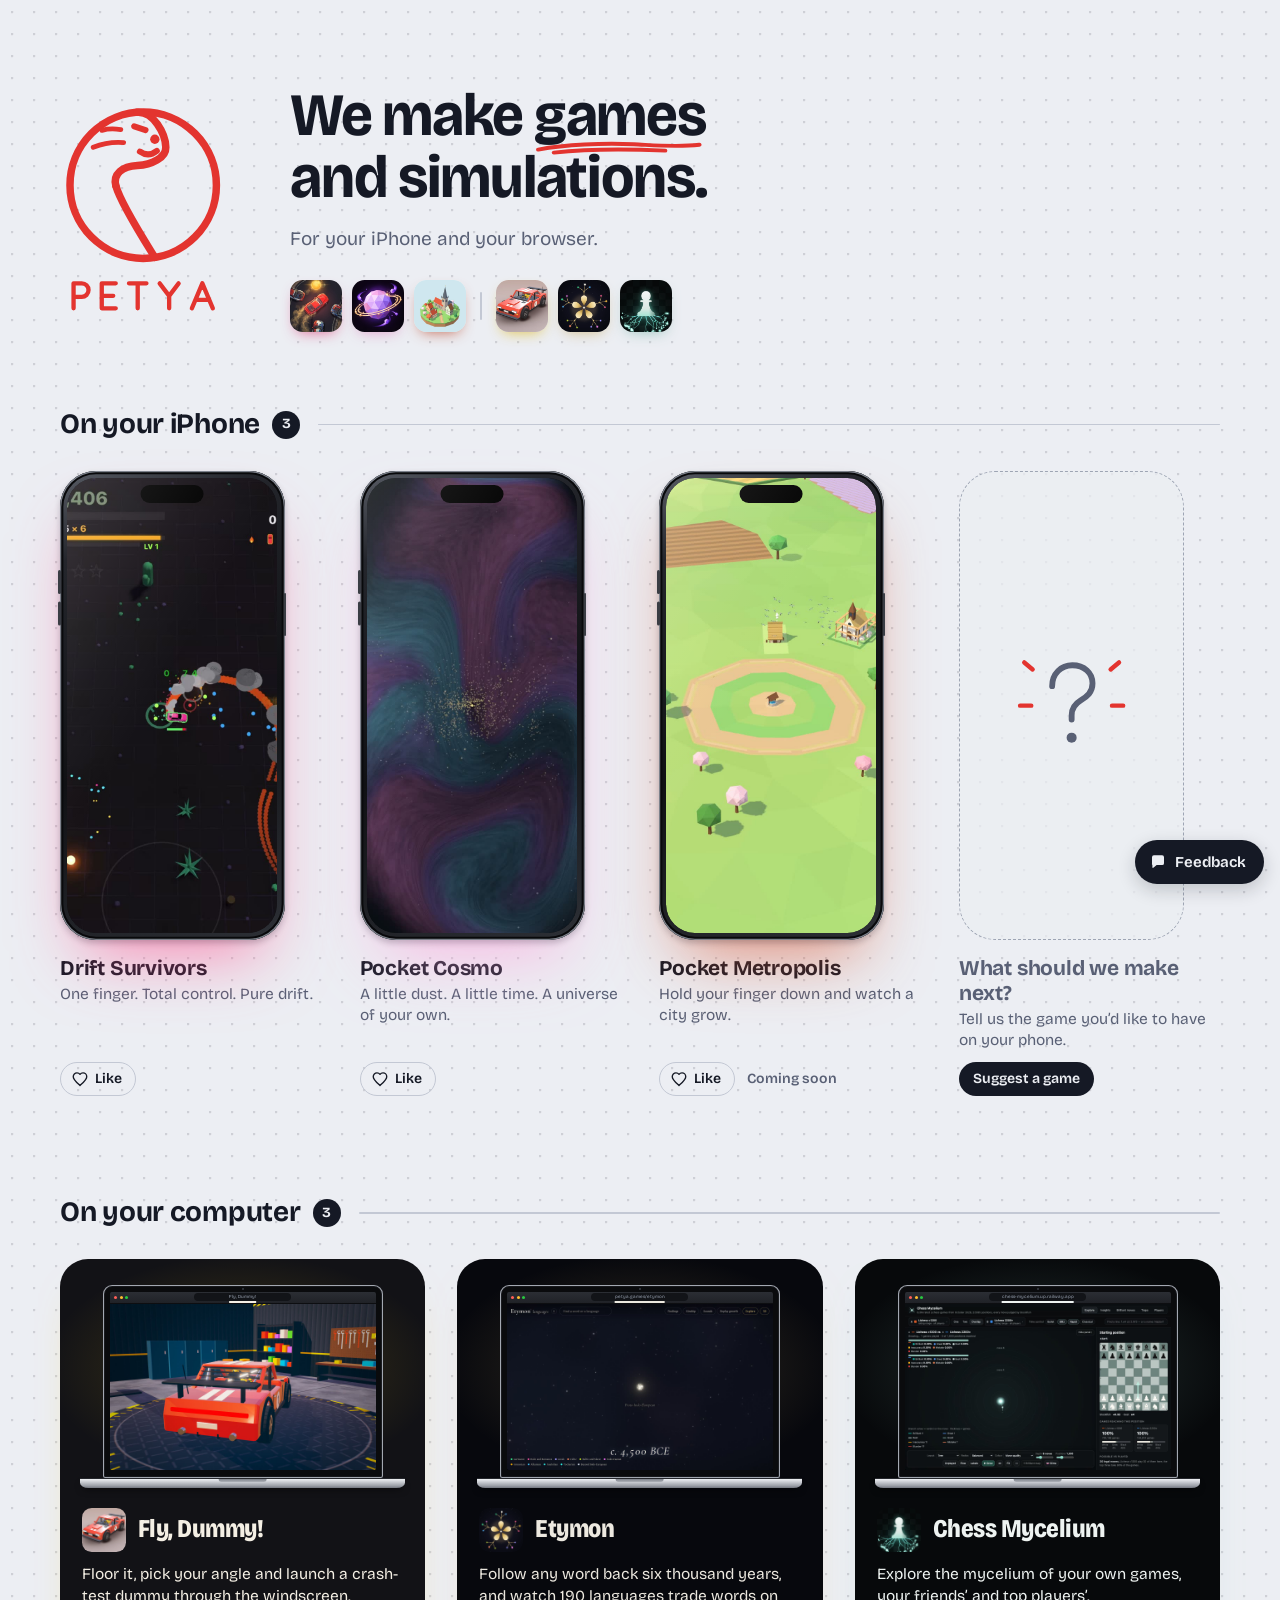
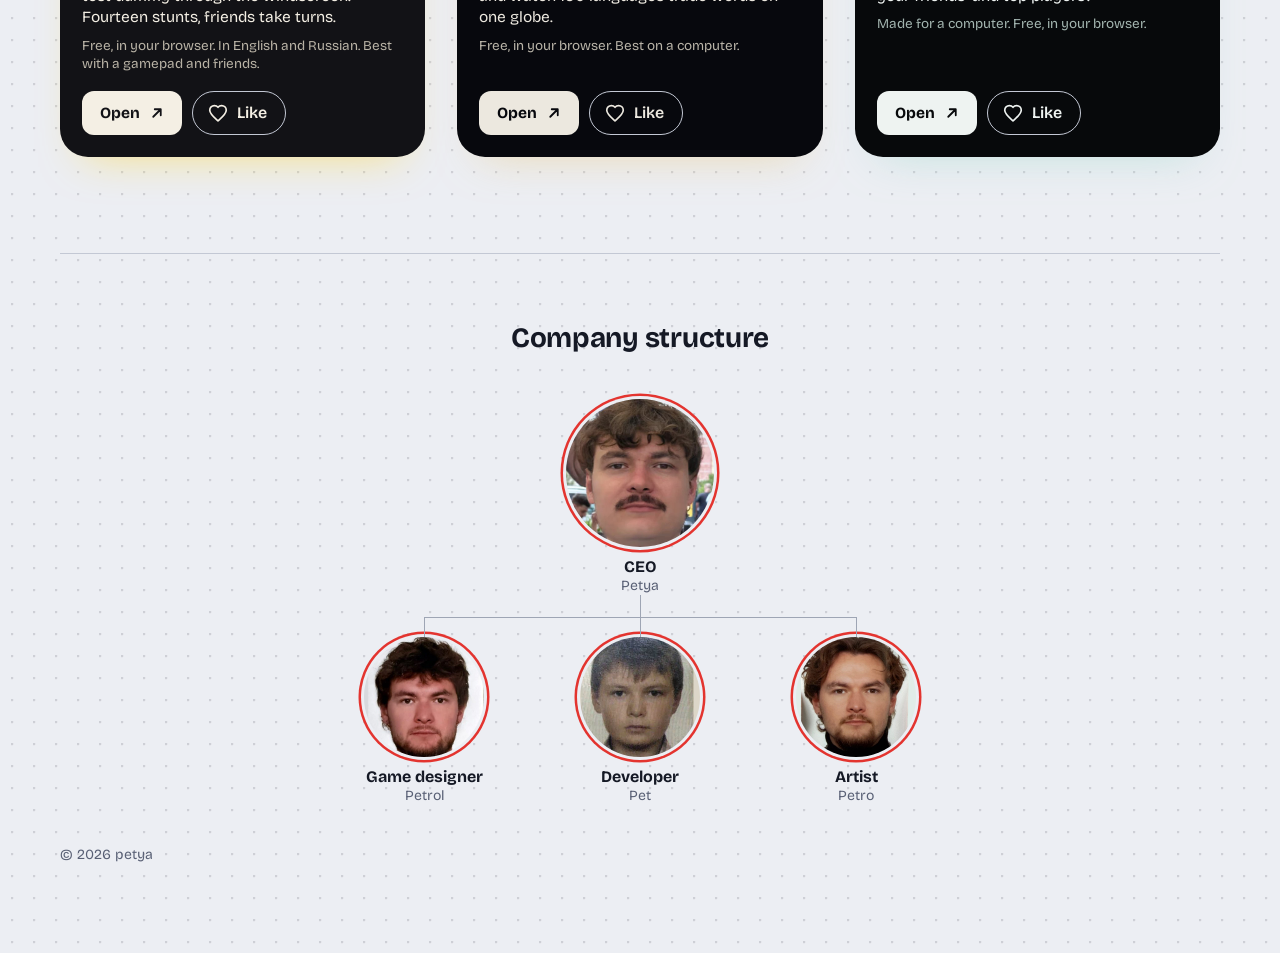
<file: index.html>
<!doctype html>
<html lang="en" data-likes-api="https://likes-production-c4ae.up.railway.app">
<head>
<meta charset="utf-8">
<meta name="viewport" content="width=device-width, initial-scale=1, viewport-fit=cover">
<title>petya: indie games and simulations for iPhone and your browser</title>
<meta name="description" content="Indie games and simulations by petya. On iPhone: Drift Survivors, Pocket Cosmo and Pocket Metropolis. In your browser: Fly, Dummy!, Etymon and Chess Mycelium.">
<meta name="theme-color" content="#eceef3">
<link rel="canonical" href="https://petya.games/">
<meta property="og:type" content="website">
<meta property="og:site_name" content="petya">
<meta property="og:title" content="petya: indie games and simulations for iPhone and your browser">
<meta property="og:description" content="Indie games and simulations by petya. On iPhone: Drift Survivors, Pocket Cosmo and Pocket Metropolis. In your browser: Fly, Dummy!, Etymon and Chess Mycelium.">
<meta property="og:url" content="https://petya.games/">
<meta property="og:image" content="https://petya.games/media/share.jpg?v=0a7192334e">
<meta property="og:image:width" content="1200">
<meta property="og:image:height" content="630">
<meta property="og:image:alt" content="petya: We make games and simulations. For your iPhone and your browser.">
<meta name="twitter:card" content="summary_large_image">
<script type="application/ld+json">{"@context":"https://schema.org","@graph":[{"@type":"WebSite","@id":"https://petya.games/#site","url":"https://petya.games/","name":"petya","description":"Indie games and simulations by petya. On iPhone: Drift Survivors, Pocket Cosmo and Pocket Metropolis. In your browser: Fly, Dummy!, Etymon and Chess Mycelium.","publisher":{"@id":"https://petya.games/#org"}},{"@type":"Organization","@id":"https://petya.games/#org","name":"petya","url":"https://petya.games/","logo":"https://petya.games/assets/apple-touch-icon.png"}]}</script>
<link rel="icon" href="/assets/favicon.svg" type="image/svg+xml">
<link rel="apple-touch-icon" href="/assets/apple-touch-icon.png?v=f184091e75">
<link rel="preconnect" href="https://fonts.googleapis.com">
<link rel="preconnect" href="https://fonts.gstatic.com" crossorigin>
<link rel="stylesheet" href="https://fonts.googleapis.com/css2?family=Bricolage+Grotesque:opsz,wdth,wght@12..96,75..100,400..800&display=swap">
<link rel="stylesheet" href="/assets/site.css?v=a0c510112e">
<script>(() => {
  const query = new URLSearchParams(location.search);
  const off = query.has("notrack");
  if (!off && !query.has("track")) return;
  try {
    if (off) localStorage.setItem("umami.disabled", "1");
    else localStorage.removeItem("umami.disabled");
  } catch {}
  history.replaceState(history.state, "", location.pathname + location.hash);
  addEventListener("DOMContentLoaded", () => {
    const note = document.createElement("p");
    note.className = "track-note";
    note.setAttribute("role", "status");
    note.textContent = off ? "Visits from this browser are no longer counted." : "Visits from this browser are counted again.";
    document.body.append(note);
    setTimeout(() => note.remove(), 5000);
  });
})();</script>
<script defer src="https://cloud.umami.is/script.js" data-website-id="434da60d-2257-483d-8dd3-50d081fe6aae" data-domains="petya.games"></script>
<script src="/assets/site.js?v=9407c98bf6" defer></script>
<script src="/assets/feedback.js?v=33ae523cbe" defer></script>
</head>
<body class="home">
<div id="home">
  <header class="intro wrap">
    <h1 class="logo"><span class="sr-only">petya</span><svg xmlns="http://www.w3.org/2000/svg" viewBox="0 0 100 128" aria-hidden="true" focusable="false"><g fill="none" stroke="currentColor" stroke-linecap="round" stroke-linejoin="round"><circle cx="50" cy="50" r="44" stroke-width="4.5"/><path d="M57 93.4C51.5 84.5 36.5 61 33.6 50.5" stroke-width="4.5"/><g class="logo-head"><path d="M33.6 50.5C31.6 43.3 37.5 38.6 46.5 38.2C55 37.8 63.8 33.5 63.6 27.2C63.4 19.2 56.2 5.3 46.2 6.2" stroke-width="4.5"/><path d="M36.5 16.6C32.5 15.9 28.8 16 25.2 17" stroke-width="2.97"/><path d="M38.2 24.4C32 23.9 25.8 24.9 20 27.2" stroke-width="2.97"/><path d="M44.6 14.6L51.4 16.9" stroke-width="3.6"/><path d="M58.2 29.4Q53.2 33.4 48 29.8" stroke-width="3.6"/><circle cx="57" cy="22.4" r="2.81" fill="currentColor" stroke="none"/></g></g><path d="M8.15 124V109H13.1A4.05 4.05 0 0 1 13.1 117.1H8.15M33.5 109H25.1V124H33.5M25.1 116.5H32M41.45 109H51.95M46.7 109V124M59.9 109L65.6 116.5L71.3 109M65.6 116.5V124M79.25 124L85.55 109L91.85 124M81.39 118.9H89.7" fill="none" stroke="currentColor" stroke-width="2.6" stroke-linecap="round" stroke-linejoin="round"/></svg></h1>
    <div class="intro__text">
      <p class="intro__line">We make <span class="scribble">games</span> and simulations.</p>
      <p class="intro__sub">For your iPhone and your browser.</p>
      <nav class="dock" aria-label="All games">
        <a class="dock__app" href="/games/drift-survivors/" style="--accent: #ff4d8d"><img src="/media/drift-survivors/icon.webp?v=0a94f696ab" width="52" height="52" alt=""><span class="dock__name">Drift Survivors</span></a>
        <a class="dock__app" href="/games/pocket-cosmo/" style="--accent: #ff9bd8"><img src="/media/pocket-cosmo/icon.webp?v=6df465f9a8" width="52" height="52" alt=""><span class="dock__name">Pocket Cosmo</span></a>
        <a class="dock__app" href="/games/pocket-metropolis/" style="--accent: #d9532f"><img src="/media/pocket-metropolis/icon.webp?v=5acbf1bac3" width="52" height="52" alt=""><span class="dock__name">Pocket Metropolis</span></a>
        <span class="dock__gap" aria-hidden="true"></span>
        <a class="dock__app" href="/games/leti-maneken/" style="--accent: #ffd21f"><img src="/media/leti-maneken/icon.webp?v=76265ecc6b" width="52" height="52" alt=""><span class="dock__name">Fly, Dummy!</span></a>
        <a class="dock__app" href="/games/etymon/" style="--accent: #e8c77a"><img src="/media/etymon/icon.webp?v=f09419e1cb" width="52" height="52" alt=""><span class="dock__name">Etymon</span></a>
        <a class="dock__app" href="/games/chess-mycelium/" style="--accent: #9fd8cb"><img src="/media/chess-mycelium/icon.webp?v=5705854c25" width="52" height="52" alt=""><span class="dock__name">Chess Mycelium</span></a>
      </nav>
    </div>
  </header>
  <main class="wrap">
    <h2 class="shelf-title" id="phone-title">On your iPhone <span class="shelf-title__count" aria-hidden="true">3</span></h2>
    <section class="library" aria-labelledby="phone-title">
      <article class="tile" style="--accent: #ff4d8d">
        <a class="tile__link" href="/games/drift-survivors/">
          <div class="tile__stage"><div class="phone-wrap" data-home-of="drift-survivors"><div class="phone" data-game="drift-survivors" style="view-transition-name: phone-drift-survivors"><div class="phone__screen"><video data-loop muted playsinline loop preload="metadata" poster="/media/drift-survivors/poster.jpg?v=1bc68dae90" data-still="/media/drift-survivors/still.jpg?v=3c9d468c40" aria-hidden="true"><source src="/media/drift-survivors/loop-480.mp4?v=72d700cffd" type="video/mp4"></video></div></div></div></div>
          <h2 class="tile__title">Drift Survivors</h2>
          <p class="tile__line">One finger. Total control. Pure drift.</p>
        </a>
        <div class="tile__foot"><button class="like" type="button" data-like="drift-survivors" data-name="Drift Survivors" aria-pressed="false" aria-label="Like Drift Survivors"><svg class="like__heart" viewBox="0 0 24 24" aria-hidden="true"><path d="M12 20.6l-1.3-1.2C5.9 15.1 3 12.4 3 8.9 3 6.1 5.2 3.9 8 3.9c1.6 0 3.1.7 4 1.9.9-1.2 2.4-1.9 4-1.9 2.8 0 5 2.2 5 5 0 3.5-2.9 6.2-7.7 10.5L12 20.6z"/></svg><span class="like__count">Like</span></button></div>
      </article>
      <article class="tile" style="--accent: #ff9bd8">
        <a class="tile__link" href="/games/pocket-cosmo/">
          <div class="tile__stage"><div class="phone-wrap" data-home-of="pocket-cosmo"><div class="phone" data-game="pocket-cosmo" style="view-transition-name: phone-pocket-cosmo"><div class="phone__screen"><video data-loop muted playsinline loop preload="metadata" poster="/media/pocket-cosmo/poster.jpg?v=812ef1b26a" data-still="/media/pocket-cosmo/still.jpg?v=e423ff7444" aria-hidden="true"><source src="/media/pocket-cosmo/loop-480.mp4?v=1ca1fa80ef" type="video/mp4"></video></div></div></div></div>
          <h2 class="tile__title">Pocket Cosmo</h2>
          <p class="tile__line">A little dust. A little time. A universe of your own.</p>
        </a>
        <div class="tile__foot"><button class="like" type="button" data-like="pocket-cosmo" data-name="Pocket Cosmo" aria-pressed="false" aria-label="Like Pocket Cosmo"><svg class="like__heart" viewBox="0 0 24 24" aria-hidden="true"><path d="M12 20.6l-1.3-1.2C5.9 15.1 3 12.4 3 8.9 3 6.1 5.2 3.9 8 3.9c1.6 0 3.1.7 4 1.9.9-1.2 2.4-1.9 4-1.9 2.8 0 5 2.2 5 5 0 3.5-2.9 6.2-7.7 10.5L12 20.6z"/></svg><span class="like__count">Like</span></button></div>
      </article>
      <article class="tile" style="--accent: #d9532f">
        <a class="tile__link" href="/games/pocket-metropolis/">
          <div class="tile__stage"><div class="phone-wrap" data-home-of="pocket-metropolis"><div class="phone" data-game="pocket-metropolis" style="view-transition-name: phone-pocket-metropolis"><div class="phone__screen"><video data-loop muted playsinline loop preload="metadata" poster="/media/pocket-metropolis/poster.jpg?v=4ec2d1fac0" data-still="/media/pocket-metropolis/still.jpg?v=badd96a0ec" aria-hidden="true"><source src="/media/pocket-metropolis/loop-480.mp4?v=cb0153a7ce" type="video/mp4"></video></div></div></div></div>
          <h2 class="tile__title">Pocket Metropolis</h2>
          <p class="tile__line">Hold your finger down and watch a city grow.</p>
        </a>
        <div class="tile__foot"><button class="like" type="button" data-like="pocket-metropolis" data-name="Pocket Metropolis" aria-pressed="false" aria-label="Like Pocket Metropolis"><svg class="like__heart" viewBox="0 0 24 24" aria-hidden="true"><path d="M12 20.6l-1.3-1.2C5.9 15.1 3 12.4 3 8.9 3 6.1 5.2 3.9 8 3.9c1.6 0 3.1.7 4 1.9.9-1.2 2.4-1.9 4-1.9 2.8 0 5 2.2 5 5 0 3.5-2.9 6.2-7.7 10.5L12 20.6z"/></svg><span class="like__count">Like</span></button><span class="tile__badge">Coming soon</span></div>
      </article>
      <article class="tile tile--next">
        <div class="tile__stage"><div class="phone-wrap"><div class="slot"><svg class="slot__art" viewBox="0 0 100 100" aria-hidden="true" focusable="false"><path class="slot__q" d="M36 36c0-9 6.5-15 14.5-15C59 21 65 26.5 65 34c0 6.5-4 9.6-8.6 12.4C52.4 48.8 50 51.6 50 57v3" /><circle class="slot__dot" cx="50" cy="73" r="3.6" /><path class="slot__spark" d="M22 24l-6-5M78 24l6-5M21 50h-8M79 50h8" /></svg></div></div></div>
        <h2 class="tile__title">What should we make next?</h2>
        <p class="tile__line">Tell us the game you’d like to have on your phone.</p>
        <div class="tile__foot"><button class="suggest" type="button" data-feedback="other">Suggest a game</button></div>
      </article>
    </section>
    <section class="desk" aria-labelledby="desk-title">
      <h2 class="shelf-title" id="desk-title">On your computer <span class="shelf-title__count" aria-hidden="true">3</span></h2>
      <div class="desk__shelf">
        <article class="feature" style="--bg: #121216; --ink: #f4efe4; --soft: #b9b3a6; --accent: #ffd21f">
          <a class="feature__stage" href="/games/leti-maneken/" tabindex="-1" aria-hidden="true"><div class="laptop-wrap"><div class="laptop"><div class="laptop__lid"><div class="laptop__screen"><div class="browser__bar" aria-hidden="true"><span class="browser__dots"><i></i><i></i><i></i></span><span class="browser__url">Fly, Dummy!</span></div><div class="browser__screen"><video data-loop muted playsinline loop preload="metadata" poster="/media/leti-maneken/poster.jpg?v=24b5f2eda1" data-still="/media/leti-maneken/still.jpg?v=86de783e93" aria-hidden="true"><source src="/media/leti-maneken/loop-1280.mp4?v=fd7f697d98" type="video/mp4"></video></div></div></div><div class="laptop__base"></div></div></div></a>
          <div class="feature__text">
            <div class="feature__head"><img class="feature__icon" src="/media/leti-maneken/icon.webp?v=76265ecc6b" width="44" height="44" alt=""><h3 class="feature__title"><a href="/games/leti-maneken/">Fly, Dummy!</a></h3></div>
            <p class="feature__line">Floor it, pick your angle and launch a crash-test dummy through the windscreen. Fourteen stunts, friends take turns.</p>
            <p class="feature__note">Free, in your browser. In English and Russian. Best with a gamepad and friends.</p>
            <div class="feature__actions"><a class="open-web" href="https://game-production-5b38f1e8.up.railway.app/" data-event="open-web" data-game="leti-maneken" aria-label="Open Fly, Dummy!">Open<svg viewBox="0 0 24 24" aria-hidden="true" focusable="false"><path d="M7 17 17 7M9 7h8v8"/></svg></a><button class="like like--big" type="button" data-like="leti-maneken" data-name="Fly, Dummy!" aria-pressed="false" aria-label="Like Fly, Dummy!"><svg class="like__heart" viewBox="0 0 24 24" aria-hidden="true"><path d="M12 20.6l-1.3-1.2C5.9 15.1 3 12.4 3 8.9 3 6.1 5.2 3.9 8 3.9c1.6 0 3.1.7 4 1.9.9-1.2 2.4-1.9 4-1.9 2.8 0 5 2.2 5 5 0 3.5-2.9 6.2-7.7 10.5L12 20.6z"/></svg><span class="like__count">Like</span></button></div>
          </div>
        </article>
        <article class="feature" style="--bg: #07080d; --ink: #ece8df; --soft: #b9b4a8; --accent: #e8c77a">
          <a class="feature__stage" href="/games/etymon/" tabindex="-1" aria-hidden="true"><div class="laptop-wrap"><div class="laptop"><div class="laptop__lid"><div class="laptop__screen"><div class="browser__bar" aria-hidden="true"><span class="browser__dots"><i></i><i></i><i></i></span><span class="browser__url">petya.games/etymon</span></div><div class="browser__screen"><video data-loop muted playsinline loop preload="metadata" poster="/media/etymon/poster.jpg?v=f26e87d27b" data-still="/media/etymon/still.jpg?v=1f428250ea" aria-hidden="true"><source src="/media/etymon/loop-1280.mp4?v=61badbacb2" type="video/mp4"></video></div></div></div><div class="laptop__base"></div></div></div></a>
          <div class="feature__text">
            <div class="feature__head"><img class="feature__icon" src="/media/etymon/icon.webp?v=f09419e1cb" width="44" height="44" alt=""><h3 class="feature__title"><a href="/games/etymon/">Etymon</a></h3></div>
            <p class="feature__line">Follow any word back six thousand years, and watch 190 languages trade words on one globe.</p>
            <p class="feature__note">Free, in your browser. Best on a computer.</p>
            <div class="feature__actions"><a class="open-web" href="https://petya.games/etymon/" data-event="open-web" data-game="etymon" aria-label="Open Etymon">Open<svg viewBox="0 0 24 24" aria-hidden="true" focusable="false"><path d="M7 17 17 7M9 7h8v8"/></svg></a><button class="like like--big" type="button" data-like="etymon" data-name="Etymon" aria-pressed="false" aria-label="Like Etymon"><svg class="like__heart" viewBox="0 0 24 24" aria-hidden="true"><path d="M12 20.6l-1.3-1.2C5.9 15.1 3 12.4 3 8.9 3 6.1 5.2 3.9 8 3.9c1.6 0 3.1.7 4 1.9.9-1.2 2.4-1.9 4-1.9 2.8 0 5 2.2 5 5 0 3.5-2.9 6.2-7.7 10.5L12 20.6z"/></svg><span class="like__count">Like</span></button></div>
          </div>
        </article>
        <article class="feature" style="--bg: #07090b; --ink: #eef3f1; --soft: #a3b5b0; --accent: #9fd8cb">
          <a class="feature__stage" href="/games/chess-mycelium/" tabindex="-1" aria-hidden="true"><div class="laptop-wrap"><div class="laptop"><div class="laptop__lid"><div class="laptop__screen"><div class="browser__bar" aria-hidden="true"><span class="browser__dots"><i></i><i></i><i></i></span><span class="browser__url">chess-mycelium.up.railway.app</span></div><div class="browser__screen"><video data-loop muted playsinline loop preload="metadata" poster="/media/chess-mycelium/poster.jpg?v=232186a459" data-still="/media/chess-mycelium/still.jpg?v=3d48bbb2ff" aria-hidden="true"><source src="/media/chess-mycelium/loop-1280.mp4?v=06bb615168" type="video/mp4"></video></div></div></div><div class="laptop__base"></div></div></div></a>
          <div class="feature__text">
            <div class="feature__head"><img class="feature__icon" src="/media/chess-mycelium/icon.webp?v=5705854c25" width="44" height="44" alt=""><h3 class="feature__title"><a href="/games/chess-mycelium/">Chess Mycelium</a></h3></div>
            <p class="feature__line">Explore the mycelium of your own games, your friends’ and top players’.</p>
            <p class="feature__note">Made for a computer. Free, in your browser.</p>
            <div class="feature__actions"><a class="open-web" href="https://chess-mycelium.up.railway.app/" data-event="open-web" data-game="chess-mycelium" aria-label="Open Chess Mycelium">Open<svg viewBox="0 0 24 24" aria-hidden="true" focusable="false"><path d="M7 17 17 7M9 7h8v8"/></svg></a><button class="like like--big" type="button" data-like="chess-mycelium" data-name="Chess Mycelium" aria-pressed="false" aria-label="Like Chess Mycelium"><svg class="like__heart" viewBox="0 0 24 24" aria-hidden="true"><path d="M12 20.6l-1.3-1.2C5.9 15.1 3 12.4 3 8.9 3 6.1 5.2 3.9 8 3.9c1.6 0 3.1.7 4 1.9.9-1.2 2.4-1.9 4-1.9 2.8 0 5 2.2 5 5 0 3.5-2.9 6.2-7.7 10.5L12 20.6z"/></svg><span class="like__count">Like</span></button></div>
          </div>
        </article>
      </div>
    </section>
  </main>
  <footer>
    <section class="team wrap" aria-labelledby="team-title">
      <h2 class="team__title" id="team-title">Company structure</h2>
      <ol class="org">
        <li class="org__head"><figure class="person person--head"><button class="person__open" type="button" popovertarget="card-ceo"><span class="sr-only">About Petya, CEO</span><img class="person__photo" src="/media/team/ceo.jpg?v=3861efbdee" width="240" height="240" alt="" loading="lazy" decoding="async"></button><figcaption><span class="person__role">CEO</span><span class="person__name">Petya</span></figcaption></figure>
          <div class="person-card" id="card-ceo" popover>
            <button class="person-card__close" type="button" popovertarget="card-ceo" popovertargetaction="hide" aria-label="Close">×</button>
            <img class="person-card__photo" src="/media/team/ceo.jpg?v=3861efbdee" width="480" height="480" alt="" loading="lazy" decoding="async">
            <p class="person-card__role">CEO</p>
            <h3 class="person-card__name">Petya</h3>
            <p class="person-card__bio">Decides which game gets made next, then goes and makes it.</p>
            <p class="person-card__reports">Manages Petrol, Pet and Petro.</p>
          </div>
          <ol class="org__reports">
            <li><figure class="person"><button class="person__open" type="button" popovertarget="card-game-designer"><span class="sr-only">About Petrol, Game designer</span><img class="person__photo" src="/media/team/game-designer.jpg?v=b23c618d18" width="240" height="240" alt="" loading="lazy" decoding="async"></button><figcaption><span class="person__role">Game designer</span><span class="person__name">Petrol</span></figcaption></figure>
          <div class="person-card" id="card-game-designer" popover>
            <button class="person-card__close" type="button" popovertarget="card-game-designer" popovertargetaction="hide" aria-label="Close">×</button>
            <img class="person-card__photo" src="/media/team/game-designer.jpg?v=b23c618d18" width="480" height="480" alt="" loading="lazy" decoding="async">
            <p class="person-card__role">Game designer</p>
            <h3 class="person-card__name">Petrol</h3>
            <p class="person-card__bio">Turns one-finger ideas into games and cuts whatever isn’t fun.</p>
            <p class="person-card__reports">Reports to Petya.</p>
          </div></li>
            <li><figure class="person"><button class="person__open" type="button" popovertarget="card-developer"><span class="sr-only">About Pet, Developer</span><img class="person__photo" src="/media/team/developer.jpg?v=3a3f82613b" width="240" height="240" alt="" loading="lazy" decoding="async"></button><figcaption><span class="person__role">Developer</span><span class="person__name">Pet</span></figcaption></figure>
          <div class="person-card" id="card-developer" popover>
            <button class="person-card__close" type="button" popovertarget="card-developer" popovertargetaction="hide" aria-label="Close">×</button>
            <img class="person-card__photo" src="/media/team/developer.jpg?v=3a3f82613b" width="480" height="480" alt="" loading="lazy" decoding="async">
            <p class="person-card__role">Developer</p>
            <h3 class="person-card__name">Pet</h3>
            <p class="person-card__bio">Writes the code and ships every build to the App Store.</p>
            <p class="person-card__reports">Reports to Petya.</p>
          </div></li>
            <li><figure class="person"><button class="person__open" type="button" popovertarget="card-artist"><span class="sr-only">About Petro, Artist</span><img class="person__photo" src="/media/team/artist.jpg?v=e303be4cb0" width="240" height="240" alt="" loading="lazy" decoding="async"></button><figcaption><span class="person__role">Artist</span><span class="person__name">Petro</span></figcaption></figure>
          <div class="person-card" id="card-artist" popover>
            <button class="person-card__close" type="button" popovertarget="card-artist" popovertargetaction="hide" aria-label="Close">×</button>
            <img class="person-card__photo" src="/media/team/artist.jpg?v=e303be4cb0" width="480" height="480" alt="" loading="lazy" decoding="async">
            <p class="person-card__role">Artist</p>
            <h3 class="person-card__name">Petro</h3>
            <p class="person-card__bio">Draws the worlds, the icons and the cheetah in the logo.</p>
            <p class="person-card__reports">Reports to Petya.</p>
          </div></li>
          </ol>
        </li>
      </ol>
    </section>
    <div class="foot wrap"><p>© 2026 petya</p></div>
  </footer>
</div>
<div id="view" hidden></div>
<template data-game="drift-survivors" data-title="Drift Survivors: One-Finger Drift Racing Game for iPhone | petya" data-theme="#170f24" data-style="--bg: #170f24; --ink: #f7f2fc; --soft: #c4b9d6; --accent: #ff4d8d">
  <header class="game__top wrap"><a class="game__back" href="/" data-back><svg class="game__back-icon" viewBox="0 0 24 24" aria-hidden="true" focusable="false"><path d="M14.5 5.5 8 12l6.5 6.5"/></svg>All games</a><a class="game__home" href="/"><span class="sr-only">petya, all games</span><svg xmlns="http://www.w3.org/2000/svg" viewBox="0 0 291 100" aria-hidden="true" focusable="false"><g fill="none" stroke="currentColor" stroke-linecap="round" stroke-linejoin="round"><circle cx="50" cy="50" r="44" stroke-width="6"/><path d="M57 93.4C51.5 84.5 36.5 61 33.6 50.5" stroke-width="6"/><g class="logo-head"><path d="M33.6 50.5C31.6 43.3 37.5 38.6 46.5 38.2C55 37.8 63.8 33.5 63.6 27.2C63.4 19.2 56.2 5.3 46.2 6.2" stroke-width="6"/><path d="M36.5 16.6C32.5 15.9 28.8 16 25.2 17" stroke-width="4.4"/><path d="M38.2 24.4C32 23.9 25.8 24.9 20 27.2" stroke-width="4.4"/><path d="M44.6 14.6L51.4 16.9" stroke-width="4.8"/><path d="M58.2 29.4Q53.2 33.4 48 29.8" stroke-width="4.8"/><circle cx="57" cy="22.4" r="3.74" fill="currentColor" stroke="none"/></g></g><path d="M120 65V35H129.9A8.1 8.1 0 0 1 129.9 51.2H120M170.7 35H153.9V65H170.7M153.9 50H167.7M186.6 35H207.6M197.1 35V65M223.5 35L234.9 50L246.3 35M234.9 50V65M262.2 65L274.8 35L287.4 65M266.49 54.8H283.11" fill="none" stroke="currentColor" stroke-width="5.2" stroke-linecap="round" stroke-linejoin="round"/></svg></a></header>
  <main class="wrap">
    <section class="game__hero">
      <div class="game__text">
        <img class="game__icon" src="/media/drift-survivors/icon.webp?v=0a94f696ab" width="96" height="96" alt="">
        <h1 class="game__title" tabindex="-1">Drift Survivors</h1>
        <p class="game__tagline">One finger. Total control. Pure drift.</p>
        <p class="game__about">Steer and work the throttle with a single finger. Thread between buildings, bait homing police cars into your skid trail and stack nitro into combos worth billions. One slip ends the run.</p>
        <div class="game__actions">
          <a class="store-badge" href="https://apps.apple.com/app/apple-store/id6773509783?pt=127670757&ct=petya.games&mt=8" data-event="app-store-click" data-game="drift-survivors"><img src="https://toolbox.marketingtools.apple.com/api/v2/badges/download-on-the-app-store/black/en-us" width="135" height="45" alt="Download Drift Survivors on the App Store"></a>
          <button class="like like--big" type="button" data-like="drift-survivors" data-name="Drift Survivors" aria-pressed="false" aria-label="Like Drift Survivors"><svg class="like__heart" viewBox="0 0 24 24" aria-hidden="true"><path d="M12 20.6l-1.3-1.2C5.9 15.1 3 12.4 3 8.9 3 6.1 5.2 3.9 8 3.9c1.6 0 3.1.7 4 1.9.9-1.2 2.4-1.9 4-1.9 2.8 0 5 2.2 5 5 0 3.5-2.9 6.2-7.7 10.5L12 20.6z"/></svg><span class="like__count">Like</span></button>
        </div>
        <p class="game__note">Free on iPhone.</p>
      </div>
      <div class="game__phones">
        <div class="phone-wrap phone-wrap--side phone-wrap--left"><div class="phone"><div class="phone__screen"><img src="/media/drift-survivors/shot-1.webp?v=a0212b9ae4" alt="" decoding="async"></div></div></div>
        <div class="phone-wrap phone-wrap--main" data-slot></div>
        <div class="phone-wrap phone-wrap--side phone-wrap--right"><div class="phone"><div class="phone__screen"><img src="/media/drift-survivors/shot-2.webp?v=2b6f1540cc" alt="" decoding="async"></div></div></div>
      </div>
    </section>
    <nav class="more" aria-labelledby="more-title-drift-survivors">
      <h2 class="more__title" id="more-title-drift-survivors">More games</h2>
      <ul class="more__list">
        <li><a href="/games/pocket-cosmo/"><img src="/media/pocket-cosmo/icon.webp?v=6df465f9a8" width="56" height="56" alt=""><span>Pocket Cosmo</span></a></li>
        <li><a href="/games/pocket-metropolis/"><img src="/media/pocket-metropolis/icon.webp?v=5acbf1bac3" width="56" height="56" alt=""><span>Pocket Metropolis</span></a></li>
        <li><a href="/games/etymon/"><img src="/media/etymon/icon.webp?v=f09419e1cb" width="56" height="56" alt=""><span>Etymon</span></a></li>
        <li><a href="/games/chess-mycelium/"><img src="/media/chess-mycelium/icon.webp?v=5705854c25" width="56" height="56" alt=""><span>Chess Mycelium</span></a></li>
      </ul>
    </nav>
  </main>
  <footer class="foot wrap"><a href="https://drift-game-production.up.railway.app/support.html" data-event="footer-link" data-game="drift-survivors" data-link="support">Support</a><a href="https://drift-game-production.up.railway.app/privacy.html" data-event="footer-link" data-game="drift-survivors" data-link="privacy">Privacy policy</a><p>© 2026 petya</p></footer>
</template>
<template data-game="pocket-cosmo" data-title="Pocket Cosmo: Idle Space Game, from Stardust to Galaxies | petya" data-theme="#0b0a26" data-style="--bg: #0b0a26; --ink: #efeaff; --soft: #b9b0dc; --accent: #ff9bd8">
  <header class="game__top wrap"><a class="game__back" href="/" data-back><svg class="game__back-icon" viewBox="0 0 24 24" aria-hidden="true" focusable="false"><path d="M14.5 5.5 8 12l6.5 6.5"/></svg>All games</a><a class="game__home" href="/"><span class="sr-only">petya, all games</span><svg xmlns="http://www.w3.org/2000/svg" viewBox="0 0 291 100" aria-hidden="true" focusable="false"><g fill="none" stroke="currentColor" stroke-linecap="round" stroke-linejoin="round"><circle cx="50" cy="50" r="44" stroke-width="6"/><path d="M57 93.4C51.5 84.5 36.5 61 33.6 50.5" stroke-width="6"/><g class="logo-head"><path d="M33.6 50.5C31.6 43.3 37.5 38.6 46.5 38.2C55 37.8 63.8 33.5 63.6 27.2C63.4 19.2 56.2 5.3 46.2 6.2" stroke-width="6"/><path d="M36.5 16.6C32.5 15.9 28.8 16 25.2 17" stroke-width="4.4"/><path d="M38.2 24.4C32 23.9 25.8 24.9 20 27.2" stroke-width="4.4"/><path d="M44.6 14.6L51.4 16.9" stroke-width="4.8"/><path d="M58.2 29.4Q53.2 33.4 48 29.8" stroke-width="4.8"/><circle cx="57" cy="22.4" r="3.74" fill="currentColor" stroke="none"/></g></g><path d="M120 65V35H129.9A8.1 8.1 0 0 1 129.9 51.2H120M170.7 35H153.9V65H170.7M153.9 50H167.7M186.6 35H207.6M197.1 35V65M223.5 35L234.9 50L246.3 35M234.9 50V65M262.2 65L274.8 35L287.4 65M266.49 54.8H283.11" fill="none" stroke="currentColor" stroke-width="5.2" stroke-linecap="round" stroke-linejoin="round"/></svg></a></header>
  <main class="wrap">
    <section class="game__hero">
      <div class="game__text">
        <img class="game__icon" src="/media/pocket-cosmo/icon.webp?v=6df465f9a8" width="96" height="96" alt="">
        <h1 class="game__title" tabindex="-1">Pocket Cosmo</h1>
        <p class="game__tagline">A little dust. A little time. A universe of your own.</p>
        <p class="game__about">Hold the screen to gather stardust and grow it into a Sun-like star, a supernova, a black hole and finally a galaxy. Every finished object joins your universe map, along with the real science behind it.</p>
        <div class="game__actions">
          <a class="store-badge" href="https://apps.apple.com/app/apple-store/id6810904381?pt=127670757&ct=petya.games&mt=8" data-event="app-store-click" data-game="pocket-cosmo"><img src="https://toolbox.marketingtools.apple.com/api/v2/badges/download-on-the-app-store/black/en-us" width="135" height="45" alt="Download Pocket Cosmo on the App Store"></a>
          <button class="like like--big" type="button" data-like="pocket-cosmo" data-name="Pocket Cosmo" aria-pressed="false" aria-label="Like Pocket Cosmo"><svg class="like__heart" viewBox="0 0 24 24" aria-hidden="true"><path d="M12 20.6l-1.3-1.2C5.9 15.1 3 12.4 3 8.9 3 6.1 5.2 3.9 8 3.9c1.6 0 3.1.7 4 1.9.9-1.2 2.4-1.9 4-1.9 2.8 0 5 2.2 5 5 0 3.5-2.9 6.2-7.7 10.5L12 20.6z"/></svg><span class="like__count">Like</span></button>
        </div>
        <p class="game__note">Free on iPhone, all over the world.</p>
      </div>
      <div class="game__phones">
        <div class="phone-wrap phone-wrap--side phone-wrap--left"><div class="phone"><div class="phone__screen"><img src="/media/pocket-cosmo/shot-1.webp?v=cf0c390764" alt="" decoding="async"></div></div></div>
        <div class="phone-wrap phone-wrap--main" data-slot></div>
        <div class="phone-wrap phone-wrap--side phone-wrap--right"><div class="phone"><div class="phone__screen"><img src="/media/pocket-cosmo/shot-2.webp?v=cdc97b61a4" alt="" decoding="async"></div></div></div>
      </div>
    </section>
    <nav class="more" aria-labelledby="more-title-pocket-cosmo">
      <h2 class="more__title" id="more-title-pocket-cosmo">More games</h2>
      <ul class="more__list">
        <li><a href="/games/drift-survivors/"><img src="/media/drift-survivors/icon.webp?v=0a94f696ab" width="56" height="56" alt=""><span>Drift Survivors</span></a></li>
        <li><a href="/games/pocket-metropolis/"><img src="/media/pocket-metropolis/icon.webp?v=5acbf1bac3" width="56" height="56" alt=""><span>Pocket Metropolis</span></a></li>
        <li><a href="/games/etymon/"><img src="/media/etymon/icon.webp?v=f09419e1cb" width="56" height="56" alt=""><span>Etymon</span></a></li>
        <li><a href="/games/chess-mycelium/"><img src="/media/chess-mycelium/icon.webp?v=5705854c25" width="56" height="56" alt=""><span>Chess Mycelium</span></a></li>
      </ul>
    </nav>
  </main>
  <footer class="foot wrap"><a href="https://observatory-production-b0d2.up.railway.app/support" data-event="footer-link" data-game="pocket-cosmo" data-link="support">Support</a><a href="https://observatory-production-b0d2.up.railway.app/privacy" data-event="footer-link" data-game="pocket-cosmo" data-link="privacy">Privacy policy</a><p>© 2026 petya</p></footer>
</template>
<template data-game="pocket-metropolis" data-title="Pocket Metropolis: City Growth Simulator for iPhone | petya" data-theme="#cfe5ec" data-style="--bg: #cfe5ec; --ink: #15303a; --soft: #3b5761; --accent: #d9532f">
  <header class="game__top wrap"><a class="game__back" href="/" data-back><svg class="game__back-icon" viewBox="0 0 24 24" aria-hidden="true" focusable="false"><path d="M14.5 5.5 8 12l6.5 6.5"/></svg>All games</a><a class="game__home" href="/"><span class="sr-only">petya, all games</span><svg xmlns="http://www.w3.org/2000/svg" viewBox="0 0 291 100" aria-hidden="true" focusable="false"><g fill="none" stroke="currentColor" stroke-linecap="round" stroke-linejoin="round"><circle cx="50" cy="50" r="44" stroke-width="6"/><path d="M57 93.4C51.5 84.5 36.5 61 33.6 50.5" stroke-width="6"/><g class="logo-head"><path d="M33.6 50.5C31.6 43.3 37.5 38.6 46.5 38.2C55 37.8 63.8 33.5 63.6 27.2C63.4 19.2 56.2 5.3 46.2 6.2" stroke-width="6"/><path d="M36.5 16.6C32.5 15.9 28.8 16 25.2 17" stroke-width="4.4"/><path d="M38.2 24.4C32 23.9 25.8 24.9 20 27.2" stroke-width="4.4"/><path d="M44.6 14.6L51.4 16.9" stroke-width="4.8"/><path d="M58.2 29.4Q53.2 33.4 48 29.8" stroke-width="4.8"/><circle cx="57" cy="22.4" r="3.74" fill="currentColor" stroke="none"/></g></g><path d="M120 65V35H129.9A8.1 8.1 0 0 1 129.9 51.2H120M170.7 35H153.9V65H170.7M153.9 50H167.7M186.6 35H207.6M197.1 35V65M223.5 35L234.9 50L246.3 35M234.9 50V65M262.2 65L274.8 35L287.4 65M266.49 54.8H283.11" fill="none" stroke="currentColor" stroke-width="5.2" stroke-linecap="round" stroke-linejoin="round"/></svg></a></header>
  <main class="wrap">
    <section class="game__hero">
      <div class="game__text">
        <img class="game__icon" src="/media/pocket-metropolis/icon.webp?v=5acbf1bac3" width="96" height="96" alt="">
        <h1 class="game__title" tabindex="-1">Pocket Metropolis</h1>
        <p class="game__tagline">Hold your finger down and watch a city grow.</p>
        <p class="game__about">Settlers pour out under your finger, run along the roads and move in. Grow a thatched village into a walled town, an industrial city and finally a modern metropolis, starting with real cities like Minsk, Prague and Warsaw.</p>
        <div class="game__actions">
          <p class="soon">Coming soon to iPhone</p>
          <button class="like like--big" type="button" data-like="pocket-metropolis" data-name="Pocket Metropolis" aria-pressed="false" aria-label="Like Pocket Metropolis"><svg class="like__heart" viewBox="0 0 24 24" aria-hidden="true"><path d="M12 20.6l-1.3-1.2C5.9 15.1 3 12.4 3 8.9 3 6.1 5.2 3.9 8 3.9c1.6 0 3.1.7 4 1.9.9-1.2 2.4-1.9 4-1.9 2.8 0 5 2.2 5 5 0 3.5-2.9 6.2-7.7 10.5L12 20.6z"/></svg><span class="like__count">Like</span></button>
        </div>
      </div>
      <div class="game__phones">
        <div class="phone-wrap phone-wrap--side phone-wrap--left"><div class="phone"><div class="phone__screen"><img src="/media/pocket-metropolis/shot-1.webp?v=9a92d1f209" alt="" decoding="async"></div></div></div>
        <div class="phone-wrap phone-wrap--main" data-slot></div>
        <div class="phone-wrap phone-wrap--side phone-wrap--right"><div class="phone"><div class="phone__screen"><img src="/media/pocket-metropolis/shot-2.webp?v=b26f7c7ef2" alt="" decoding="async"></div></div></div>
      </div>
    </section>
    <nav class="more" aria-labelledby="more-title-pocket-metropolis">
      <h2 class="more__title" id="more-title-pocket-metropolis">More games</h2>
      <ul class="more__list">
        <li><a href="/games/drift-survivors/"><img src="/media/drift-survivors/icon.webp?v=0a94f696ab" width="56" height="56" alt=""><span>Drift Survivors</span></a></li>
        <li><a href="/games/pocket-cosmo/"><img src="/media/pocket-cosmo/icon.webp?v=6df465f9a8" width="56" height="56" alt=""><span>Pocket Cosmo</span></a></li>
        <li><a href="/games/etymon/"><img src="/media/etymon/icon.webp?v=f09419e1cb" width="56" height="56" alt=""><span>Etymon</span></a></li>
        <li><a href="/games/chess-mycelium/"><img src="/media/chess-mycelium/icon.webp?v=5705854c25" width="56" height="56" alt=""><span>Chess Mycelium</span></a></li>
      </ul>
    </nav>
  </main>
  <footer class="foot wrap"><p>© 2026 petya</p></footer>
</template>
<button class="feedback-open" type="button" aria-haspopup="dialog" data-event="feedback-open"><svg class="feedback-open__icon" viewBox="0 0 24 24" aria-hidden="true" focusable="false"><path d="M4 5.5A2.5 2.5 0 0 1 6.5 3h11A2.5 2.5 0 0 1 20 5.5v8a2.5 2.5 0 0 1-2.5 2.5H10.2l-4.4 3.7c-.5.4-1.3.1-1.3-.6V16A2.5 2.5 0 0 1 4 13.5z"/></svg><span class="feedback-open__label">Feedback</span></button>
<dialog class="feedback" aria-labelledby="feedback-title">
  <form class="feedback__form" novalidate>
    <h2 class="feedback__title" id="feedback-title">Send feedback</h2>
    <p class="feedback__lead">Ideas, bugs, or a game you’d love to see? We read every message.</p>
    <fieldset class="feedback__topics">
      <legend>About</legend>
      <div class="feedback__chips">
        <label><input type="radio" name="topic" value="drift-survivors"><span>Drift Survivors</span></label>
        <label><input type="radio" name="topic" value="pocket-cosmo"><span>Pocket Cosmo</span></label>
        <label><input type="radio" name="topic" value="pocket-metropolis"><span>Pocket Metropolis</span></label>
        <label><input type="radio" name="topic" value="etymon"><span>Etymon</span></label>
        <label><input type="radio" name="topic" value="chess-mycelium"><span>Chess Mycelium</span></label>
        <label><input type="radio" name="topic" value="leti-maneken"><span>Fly, Dummy!</span></label>
        <label><input type="radio" name="topic" value="site"><span>This site</span></label>
        <label><input type="radio" name="topic" value="other" checked><span>Something else</span></label>
      </div>
    </fieldset>
    <label class="feedback__field">
      <span>Message</span>
      <textarea name="message" rows="5" maxlength="2000" required placeholder="What’s on your mind?"></textarea>
      <small class="feedback__count" aria-live="polite"></small>
    </label>
    <label class="feedback__field">
      <span>Email <span class="feedback__hint">optional, only if you’d like a reply</span></span>
      <input type="email" name="email" maxlength="200" autocomplete="email" inputmode="email">
    </label>
    <label class="feedback__trap" aria-hidden="true">Website <input name="website" tabindex="-1" autocomplete="off"></label>
    <p class="feedback__error" role="alert" hidden></p>
    <div class="feedback__actions">
      <button class="feedback__cancel" type="button">Cancel</button>
      <button class="feedback__send" type="submit">Send</button>
    </div>
  </form>
  <div class="feedback__done" role="status" hidden>
    <h2 class="feedback__title">Thanks!</h2>
    <p class="feedback__lead">Your message is on its way. If you left an email, we’ll reply there.</p>
    <div class="feedback__actions">
      <button class="feedback__close feedback__send" type="button">Done</button>
    </div>
  </div>
</dialog>
</body>
</html>
</file>
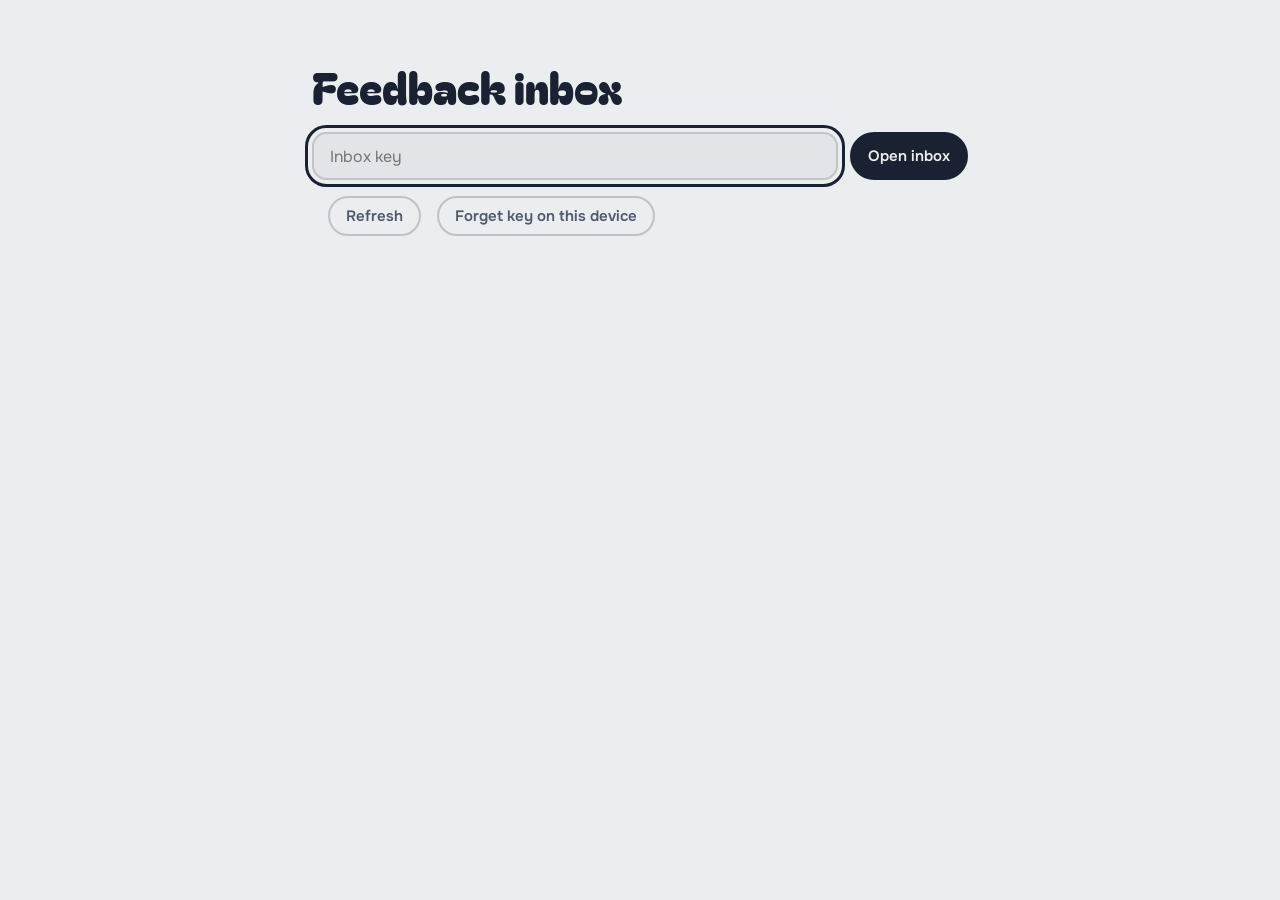
<file: inbox/index.html>
<!doctype html>
<html lang="en">
<head>
  <meta charset="utf-8">
  <meta name="viewport" content="width=device-width, initial-scale=1, viewport-fit=cover">
  <title>Feedback inbox | No Ads Games</title>
  <meta name="robots" content="noindex, nofollow">
  <meta name="color-scheme" content="light dark">
  <link rel="icon" href="../assets/favicon.svg" type="image/svg+xml">
  <link rel="preconnect" href="https://fonts.googleapis.com">
  <link rel="preconnect" href="https://fonts.gstatic.com" crossorigin>
  <link rel="stylesheet" href="https://fonts.googleapis.com/css2?family=Bagel+Fat+One&display=swap">
  <link rel="stylesheet" href="https://fonts.googleapis.com/css2?family=Onest:wght@400;500;600;700&display=swap">
  <link rel="stylesheet" href="inbox.css">
  <style>
    .inbox { padding-block: clamp(2rem, 1rem + 4vw, 4rem); max-width: 46rem; }
    .inbox h1 { margin: 0; font: 400 clamp(2rem, 1.5rem + 2vw, 2.75rem) / 1 var(--display); }
    .inbox__bar { display: flex; flex-wrap: wrap; align-items: center; gap: 0.75rem 1rem; margin-top: 1rem; color: var(--on-surface-soft); }
    .inbox__bar button, .inbox__unlock button, .item__delete {
      min-height: 2.5rem; padding: 0 1rem; font: 600 0.9375rem / 1 var(--text); color: inherit;
      background: none; border: 2px solid rgb(128 128 128 / 0.4); border-radius: 999px; cursor: pointer;
    }
    .inbox__unlock { display: flex; flex-wrap: wrap; gap: 0.75rem; margin-top: 1.5rem; }
    .inbox__unlock input {
      flex: 1 1 16rem; min-height: 3rem; padding: 0 1rem; font: 400 1rem var(--text); color: inherit;
      background: rgb(128 128 128 / 0.08); border: 2px solid rgb(128 128 128 / 0.35); border-radius: 0.9rem;
    }
    .inbox__unlock button { min-height: 3rem; color: var(--surface); background: var(--on-surface); border-color: var(--on-surface); }
    .inbox__note { margin: 1rem 0 0; color: var(--on-surface-soft); }
    .inbox__error { margin: 1rem 0 0; font-weight: 600; color: var(--error); }
    .inbox__list { display: grid; gap: 1rem; margin: 1.5rem 0 0; padding: 0; list-style: none; }
    .item { padding: 1.1rem 1.25rem; background: rgb(128 128 128 / 0.08); border-radius: 1.1rem; }
    .item__head { display: flex; flex-wrap: wrap; align-items: baseline; gap: 0.4rem 0.75rem; font-size: 0.9375rem; }
    .item__topic { font-weight: 700; }
    .item__when { color: var(--on-surface-soft); }
    .item__message { margin: 0.6rem 0 0; white-space: pre-wrap; overflow-wrap: anywhere; }
    .item__foot { display: flex; flex-wrap: wrap; align-items: center; gap: 0.5rem 1rem; margin-top: 0.8rem; font-size: 0.875rem; color: var(--on-surface-soft); }
    .item__foot a { color: var(--on-surface); font-weight: 600; }
    .item__delete { margin-left: auto; min-height: 2.25rem; }
  </style>
</head>
<body>
  <main class="wrap inbox">
    <h1>Feedback inbox</h1>

    <form class="inbox__unlock" hidden>
      <input name="key" type="password" autocomplete="current-password" placeholder="Inbox key" aria-label="Inbox key" required>
      <button type="submit">Open inbox</button>
    </form>

    <div class="inbox__bar" hidden>
      <span class="inbox__total" aria-live="polite"></span>
      <button class="inbox__refresh" type="button">Refresh</button>
      <button class="inbox__forget" type="button">Forget key on this device</button>
    </div>

    <p class="inbox__error" role="alert" hidden></p>
    <ul class="inbox__list"></ul>
  </main>

  <script>
    // Reads feedback from the likes service. The key is kept on this device only (localStorage).
    // Every message is written with textContent, so nothing a visitor types can run on this page.
    (() => {
      const API = "https://likes-production-c4ae.up.railway.app";
      const TOPICS = {
        "drift-survivors": "Drift Survivors", "pocket-cosmo": "Pocket Cosmo", "pocket-metropolis": "Pocket Metropolis",
        site: "This site", other: "Something else",
      };
      const $ = (selector) => document.querySelector(selector);
      const unlock = $(".inbox__unlock"), bar = $(".inbox__bar"), list = $(".inbox__list"), error = $(".inbox__error");
      const storage = {
        get: () => { try { return localStorage.getItem("nag.inbox.key"); } catch { return null; } },
        set: (v) => { try { v ? localStorage.setItem("nag.inbox.key", v) : localStorage.removeItem("nag.inbox.key"); } catch {} },
      };
      let key = storage.get();

      const ago = new Intl.RelativeTimeFormat("en", { numeric: "auto" });
      function when(ms) {
        const minutes = Math.round((ms - Date.now()) / 60000);
        if (Math.abs(minutes) < 60) return ago.format(minutes, "minute");
        const hours = Math.round(minutes / 60);
        if (Math.abs(hours) < 48) return ago.format(hours, "hour");
        return ago.format(Math.round(hours / 24), "day");
      }
      function device(ua = "") {
        const os = /iPhone/.test(ua) ? "iPhone" : /iPad/.test(ua) ? "iPad" : /Android/.test(ua) ? "Android"
          : /Mac OS X/.test(ua) ? "Mac" : /Windows/.test(ua) ? "Windows" : /Linux/.test(ua) ? "Linux" : "";
        const browser = /Edg\//.test(ua) ? "Edge" : /CriOS|Chrome\//.test(ua) ? "Chrome" : /FxiOS|Firefox\//.test(ua) ? "Firefox"
          : /Safari\//.test(ua) ? "Safari" : "";
        return [os, browser].filter(Boolean).join(", ") || "Unknown device";
      }
      const el = (tag, className, text) => {
        const node = document.createElement(tag);
        if (className) node.className = className;
        if (text !== undefined) node.textContent = text;
        return node;
      };

      const showError = (text) => { error.textContent = text; error.hidden = !text; };
      const locked = () => { unlock.hidden = false; bar.hidden = true; list.replaceChildren(); unlock.elements.key.focus(); };

      async function call(path, method = "GET") {
        const response = await fetch(API + path, { method, headers: { Authorization: `Bearer ${key}` } });
        if (response.status === 401) throw Object.assign(new Error("bad key"), { status: 401 });
        if (!response.ok) throw new Error(response.status);
        return response.json();
      }

      async function load() {
        showError("");
        try {
          const { items } = await call("/feedback");
          storage.set(key);
          unlock.hidden = true;
          bar.hidden = false;
          $(".inbox__total").textContent = items.length === 1 ? "1 message" : `${items.length} messages`;
          list.replaceChildren(...items.map(render));
          if (!items.length) list.append(el("li", "inbox__note", "No messages yet. They'll show up here when visitors send them."));
        } catch (err) {
          if (err.status === 401) {
            storage.set(null);
            key = null;
            locked();
            showError("That key didn't work. Check it and try again.");
          } else showError("Couldn't load messages. Check your connection and refresh.");
        }
      }

      function render(item) {
        const li = el("li", "item");
        const head = el("div", "item__head");
        head.append(el("span", "item__topic", TOPICS[item.topic] || item.topic));
        const time = el("time", "item__when", when(item.created_at));
        time.dateTime = new Date(item.created_at).toISOString();
        time.title = new Date(item.created_at).toLocaleString();
        head.append(time);
        const foot = el("div", "item__foot");
        if (item.email) {
          const reply = el("a", "", `Reply to ${item.email}`);
          reply.href = `mailto:${encodeURIComponent(item.email)}?subject=${encodeURIComponent("Re: your feedback on no-ads.games")}`;
          foot.append(reply);
        }
        foot.append(el("span", "", device(item.user_agent || "")));
        if (item.page) foot.append(el("span", "", `from ${item.page}`));
        const remove = el("button", "item__delete", "Delete");
        remove.type = "button";
        remove.addEventListener("click", async () => {
          if (!confirm("Delete this message? This can't be undone.")) return;
          try {
            await call(`/feedback/${item.id}`, "DELETE");
            load();
          } catch {
            showError("Couldn't delete it. Try again.");
          }
        });
        foot.append(remove);
        li.append(head, el("p", "item__message", item.message), foot);
        return li;
      }

      unlock.addEventListener("submit", (e) => {
        e.preventDefault();
        key = unlock.elements.key.value.trim();
        if (key) load();
      });
      $(".inbox__refresh").addEventListener("click", load);
      $(".inbox__forget").addEventListener("click", () => { storage.set(null); key = null; locked(); });

      key ? load() : locked();
    })();
  </script>
</body>
</html>
</file>
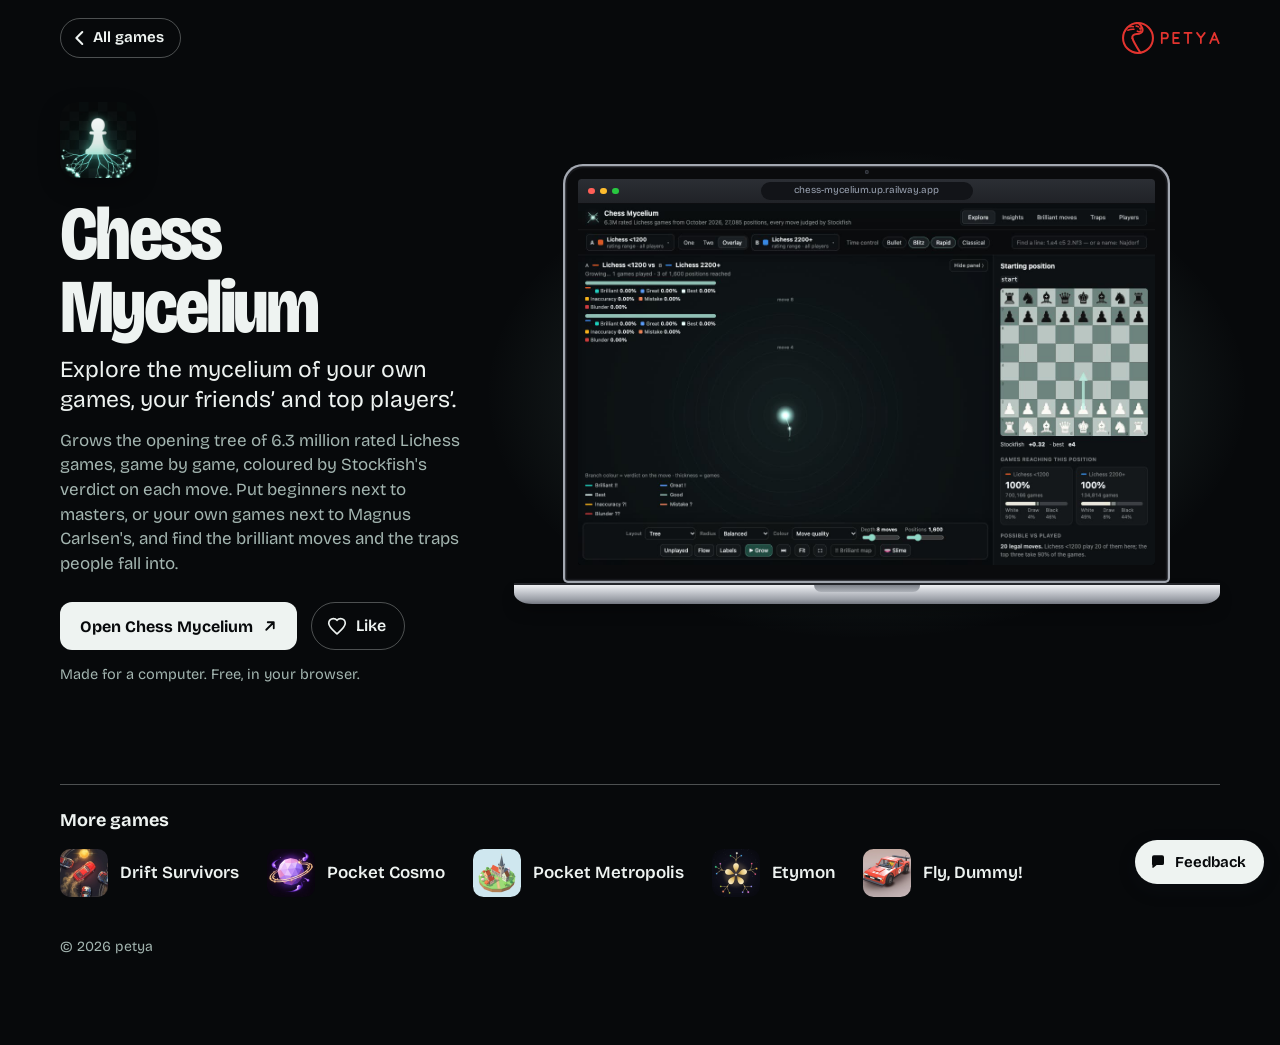
<file: games/chess-mycelium/index.html>
<!doctype html>
<html lang="en" data-likes-api="https://likes-production-c4ae.up.railway.app">
<head>
<meta charset="utf-8">
<meta name="viewport" content="width=device-width, initial-scale=1, viewport-fit=cover">
<title>Chess Mycelium: The Opening Tree of 6.3 Million Chess Games | petya</title>
<meta name="description" content="Watch the opening tree of 6.3 million Lichess games grow like a living mycelium, and see how beginners and strong players move through it differently. Free in your browser, made for a computer.">
<meta name="theme-color" content="#07090b">
<link rel="canonical" href="https://petya.games/games/chess-mycelium/">
<meta property="og:type" content="website">
<meta property="og:site_name" content="petya">
<meta property="og:title" content="Chess Mycelium: The Opening Tree of 6.3 Million Chess Games">
<meta property="og:description" content="Watch the opening tree of 6.3 million Lichess games grow like a living mycelium, and see how beginners and strong players move through it differently. Free in your browser, made for a computer.">
<meta property="og:url" content="https://petya.games/games/chess-mycelium/">
<meta property="og:image" content="https://petya.games/media/chess-mycelium/share.jpg?v=046cd2dcab">
<meta property="og:image:width" content="1200">
<meta property="og:image:height" content="630">
<meta property="og:image:alt" content="Chess Mycelium: Explore the mycelium of your own games, your friends’ and top players’.">
<meta name="twitter:card" content="summary_large_image">
<script type="application/ld+json">{"@context":"https://schema.org","@graph":[{"@type":"WebApplication","applicationCategory":"EducationalApplication","operatingSystem":"Any","browserRequirements":"Requires JavaScript","sameAs":["https://chess-mycelium.up.railway.app/"],"@id":"https://petya.games/games/chess-mycelium/#game","name":"Chess Mycelium","url":"https://petya.games/games/chess-mycelium/","description":"Watch the opening tree of 6.3 million Lichess games grow like a living mycelium, and see how beginners and strong players move through it differently. Free in your browser, made for a computer.","image":"https://petya.games/media/chess-mycelium/share.jpg?v=046cd2dcab","genre":["Chess","Data visualization"],"author":{"@id":"https://petya.games/#org"},"publisher":{"@id":"https://petya.games/#org"},"offers":{"@type":"Offer","price":"0","priceCurrency":"USD"},"video":{"@type":"VideoObject","name":"Chess Mycelium in action","description":"Explore the mycelium of your own games, your friends’ and top players’.","thumbnailUrl":"https://petya.games/media/chess-mycelium/poster.jpg?v=232186a459","contentUrl":"https://petya.games/media/chess-mycelium/loop-1280.mp4?v=06bb615168","uploadDate":"2026-11-07T22:37:44.202Z","duration":"PT11S"}},{"@type":"Organization","@id":"https://petya.games/#org","name":"petya","url":"https://petya.games/","logo":"https://petya.games/assets/apple-touch-icon.png"},{"@type":"BreadcrumbList","itemListElement":[{"@type":"ListItem","position":1,"name":"petya","item":"https://petya.games/"},{"@type":"ListItem","position":2,"name":"Chess Mycelium","item":"https://petya.games/games/chess-mycelium/"}]}]}</script>
<link rel="icon" href="/assets/favicon.svg" type="image/svg+xml">
<link rel="apple-touch-icon" href="/assets/apple-touch-icon.png?v=f184091e75">
<link rel="preconnect" href="https://fonts.googleapis.com">
<link rel="preconnect" href="https://fonts.gstatic.com" crossorigin>
<link rel="stylesheet" href="https://fonts.googleapis.com/css2?family=Bricolage+Grotesque:opsz,wdth,wght@12..96,75..100,400..800&display=swap">
<link rel="stylesheet" href="/assets/site.css?v=a0c510112e">
<link rel="preload" as="image" href="/media/chess-mycelium/poster.jpg?v=232186a459" fetchpriority="high">
<script type="speculationrules">{"prerender":[{"where":{"href_matches":"/*"},"eagerness":"moderate"}]}</script>
<script>(() => {
  const query = new URLSearchParams(location.search);
  const off = query.has("notrack");
  if (!off && !query.has("track")) return;
  try {
    if (off) localStorage.setItem("umami.disabled", "1");
    else localStorage.removeItem("umami.disabled");
  } catch {}
  history.replaceState(history.state, "", location.pathname + location.hash);
  addEventListener("DOMContentLoaded", () => {
    const note = document.createElement("p");
    note.className = "track-note";
    note.setAttribute("role", "status");
    note.textContent = off ? "Visits from this browser are no longer counted." : "Visits from this browser are counted again.";
    document.body.append(note);
    setTimeout(() => note.remove(), 5000);
  });
})();</script>
<script defer src="https://cloud.umami.is/script.js" data-website-id="434da60d-2257-483d-8dd3-50d081fe6aae" data-domains="petya.games"></script>
<script src="/assets/site.js?v=9407c98bf6" defer></script>
<script src="/assets/feedback.js?v=33ae523cbe" defer></script>
</head>
<body class="game" style="--bg: #07090b; --ink: #eef3f1; --soft: #a3b5b0; --accent: #9fd8cb">
  <header class="game__top wrap"><a class="game__back" href="/" data-back><svg class="game__back-icon" viewBox="0 0 24 24" aria-hidden="true" focusable="false"><path d="M14.5 5.5 8 12l6.5 6.5"/></svg>All games</a><a class="game__home" href="/"><span class="sr-only">petya, all games</span><svg xmlns="http://www.w3.org/2000/svg" viewBox="0 0 291 100" aria-hidden="true" focusable="false"><g fill="none" stroke="currentColor" stroke-linecap="round" stroke-linejoin="round"><circle cx="50" cy="50" r="44" stroke-width="6"/><path d="M57 93.4C51.5 84.5 36.5 61 33.6 50.5" stroke-width="6"/><g class="logo-head"><path d="M33.6 50.5C31.6 43.3 37.5 38.6 46.5 38.2C55 37.8 63.8 33.5 63.6 27.2C63.4 19.2 56.2 5.3 46.2 6.2" stroke-width="6"/><path d="M36.5 16.6C32.5 15.9 28.8 16 25.2 17" stroke-width="4.4"/><path d="M38.2 24.4C32 23.9 25.8 24.9 20 27.2" stroke-width="4.4"/><path d="M44.6 14.6L51.4 16.9" stroke-width="4.8"/><path d="M58.2 29.4Q53.2 33.4 48 29.8" stroke-width="4.8"/><circle cx="57" cy="22.4" r="3.74" fill="currentColor" stroke="none"/></g></g><path d="M120 65V35H129.9A8.1 8.1 0 0 1 129.9 51.2H120M170.7 35H153.9V65H170.7M153.9 50H167.7M186.6 35H207.6M197.1 35V65M223.5 35L234.9 50L246.3 35M234.9 50V65M262.2 65L274.8 35L287.4 65M266.49 54.8H283.11" fill="none" stroke="currentColor" stroke-width="5.2" stroke-linecap="round" stroke-linejoin="round"/></svg></a></header>
  <main class="wrap">
    <section class="game__hero game__hero--web">
      <div class="game__text">
        <img class="game__icon" src="/media/chess-mycelium/icon.webp?v=5705854c25" width="96" height="96" alt="">
        <h1 class="game__title" tabindex="-1">Chess Mycelium</h1>
        <p class="game__tagline">Explore the mycelium of your own games, your friends’ and top players’.</p>
        <p class="game__about">Grows the opening tree of 6.3 million rated Lichess games, game by game, coloured by Stockfish&#39;s verdict on each move. Put beginners next to masters, or your own games next to Magnus Carlsen&#39;s, and find the brilliant moves and the traps people fall into.</p>
        <div class="game__actions">
          <a class="open-web" href="https://chess-mycelium.up.railway.app/" data-event="open-web" data-game="chess-mycelium">Open Chess Mycelium<svg viewBox="0 0 24 24" aria-hidden="true" focusable="false"><path d="M7 17 17 7M9 7h8v8"/></svg></a>
          <button class="like like--big" type="button" data-like="chess-mycelium" data-name="Chess Mycelium" aria-pressed="false" aria-label="Like Chess Mycelium"><svg class="like__heart" viewBox="0 0 24 24" aria-hidden="true"><path d="M12 20.6l-1.3-1.2C5.9 15.1 3 12.4 3 8.9 3 6.1 5.2 3.9 8 3.9c1.6 0 3.1.7 4 1.9.9-1.2 2.4-1.9 4-1.9 2.8 0 5 2.2 5 5 0 3.5-2.9 6.2-7.7 10.5L12 20.6z"/></svg><span class="like__count">Like</span></button>
        </div>
        <p class="game__note">Made for a computer. Free, in your browser.</p>
      </div>
      <div class="game__screens"><div class="laptop-wrap"><div class="laptop"><div class="laptop__lid"><div class="laptop__screen"><div class="browser__bar" aria-hidden="true"><span class="browser__dots"><i></i><i></i><i></i></span><span class="browser__url">chess-mycelium.up.railway.app</span></div><div class="browser__screen"><video data-loop muted playsinline loop preload="metadata" poster="/media/chess-mycelium/poster.jpg?v=232186a459" data-still="/media/chess-mycelium/still.jpg?v=3d48bbb2ff" aria-hidden="true"><source src="/media/chess-mycelium/loop-1280.mp4?v=06bb615168" type="video/mp4"></video></div></div></div><div class="laptop__base"></div></div></div></div>
    </section>
    <nav class="more" aria-labelledby="more-title-chess-mycelium">
      <h2 class="more__title" id="more-title-chess-mycelium">More games</h2>
      <ul class="more__list">
        <li><a href="/games/drift-survivors/"><img src="/media/drift-survivors/icon.webp?v=0a94f696ab" width="56" height="56" alt=""><span>Drift Survivors</span></a></li>
        <li><a href="/games/pocket-cosmo/"><img src="/media/pocket-cosmo/icon.webp?v=6df465f9a8" width="56" height="56" alt=""><span>Pocket Cosmo</span></a></li>
        <li><a href="/games/pocket-metropolis/"><img src="/media/pocket-metropolis/icon.webp?v=5acbf1bac3" width="56" height="56" alt=""><span>Pocket Metropolis</span></a></li>
        <li><a href="/games/etymon/"><img src="/media/etymon/icon.webp?v=f09419e1cb" width="56" height="56" alt=""><span>Etymon</span></a></li>
        <li><a href="/games/leti-maneken/"><img src="/media/leti-maneken/icon.webp?v=76265ecc6b" width="56" height="56" alt=""><span>Fly, Dummy!</span></a></li>
      </ul>
    </nav>
  </main>
  <footer class="foot wrap"><p>© 2026 petya</p></footer>
<button class="feedback-open" type="button" aria-haspopup="dialog" data-event="feedback-open"><svg class="feedback-open__icon" viewBox="0 0 24 24" aria-hidden="true" focusable="false"><path d="M4 5.5A2.5 2.5 0 0 1 6.5 3h11A2.5 2.5 0 0 1 20 5.5v8a2.5 2.5 0 0 1-2.5 2.5H10.2l-4.4 3.7c-.5.4-1.3.1-1.3-.6V16A2.5 2.5 0 0 1 4 13.5z"/></svg><span class="feedback-open__label">Feedback</span></button>
<dialog class="feedback" aria-labelledby="feedback-title">
  <form class="feedback__form" novalidate>
    <h2 class="feedback__title" id="feedback-title">Send feedback</h2>
    <p class="feedback__lead">Ideas, bugs, or a game you’d love to see? We read every message.</p>
    <fieldset class="feedback__topics">
      <legend>About</legend>
      <div class="feedback__chips">
        <label><input type="radio" name="topic" value="drift-survivors"><span>Drift Survivors</span></label>
        <label><input type="radio" name="topic" value="pocket-cosmo"><span>Pocket Cosmo</span></label>
        <label><input type="radio" name="topic" value="pocket-metropolis"><span>Pocket Metropolis</span></label>
        <label><input type="radio" name="topic" value="etymon"><span>Etymon</span></label>
        <label><input type="radio" name="topic" value="chess-mycelium"><span>Chess Mycelium</span></label>
        <label><input type="radio" name="topic" value="leti-maneken"><span>Fly, Dummy!</span></label>
        <label><input type="radio" name="topic" value="site"><span>This site</span></label>
        <label><input type="radio" name="topic" value="other" checked><span>Something else</span></label>
      </div>
    </fieldset>
    <label class="feedback__field">
      <span>Message</span>
      <textarea name="message" rows="5" maxlength="2000" required placeholder="What’s on your mind?"></textarea>
      <small class="feedback__count" aria-live="polite"></small>
    </label>
    <label class="feedback__field">
      <span>Email <span class="feedback__hint">optional, only if you’d like a reply</span></span>
      <input type="email" name="email" maxlength="200" autocomplete="email" inputmode="email">
    </label>
    <label class="feedback__trap" aria-hidden="true">Website <input name="website" tabindex="-1" autocomplete="off"></label>
    <p class="feedback__error" role="alert" hidden></p>
    <div class="feedback__actions">
      <button class="feedback__cancel" type="button">Cancel</button>
      <button class="feedback__send" type="submit">Send</button>
    </div>
  </form>
  <div class="feedback__done" role="status" hidden>
    <h2 class="feedback__title">Thanks!</h2>
    <p class="feedback__lead">Your message is on its way. If you left an email, we’ll reply there.</p>
    <div class="feedback__actions">
      <button class="feedback__close feedback__send" type="button">Done</button>
    </div>
  </div>
</dialog>
</body>
</html>
</file>
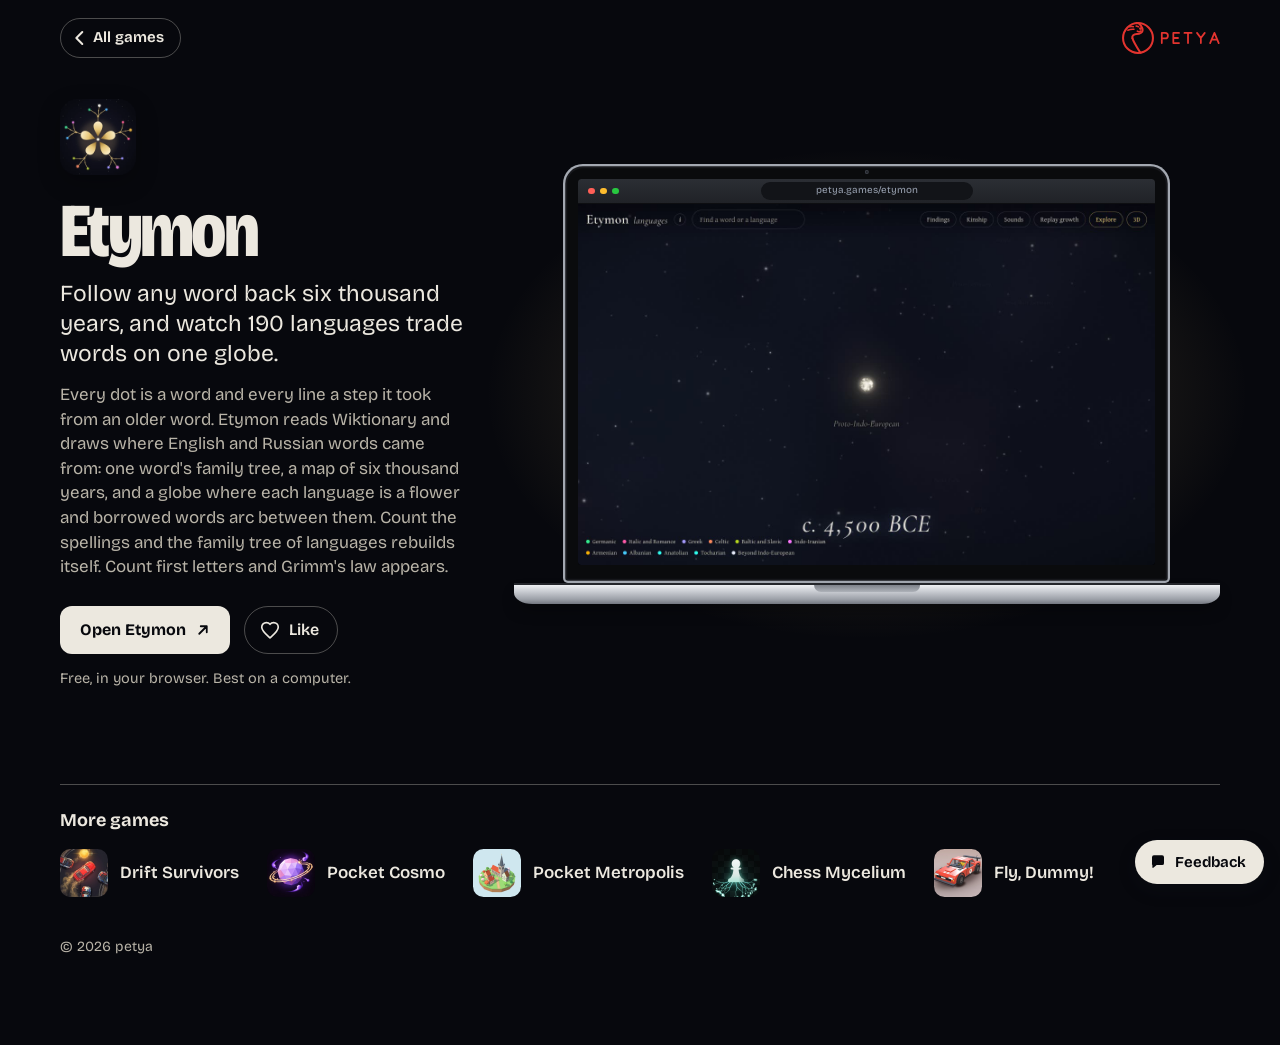
<file: games/etymon/index.html>
<!doctype html>
<html lang="en" data-likes-api="https://likes-production-c4ae.up.railway.app">
<head>
<meta charset="utf-8">
<meta name="viewport" content="width=device-width, initial-scale=1, viewport-fit=cover">
<title>Etymon: Where Words Come From, on a Globe of 190 Languages | petya</title>
<meta name="description" content="Type a word and follow it back six thousand years to its root. Or watch 186,000 words of 190 languages on one globe: what was inherited, what was borrowed, and how alike the languages still sound. Free in your browser.">
<meta name="theme-color" content="#07080d">
<link rel="canonical" href="https://petya.games/games/etymon/">
<meta property="og:type" content="website">
<meta property="og:site_name" content="petya">
<meta property="og:title" content="Etymon: Where Words Come From, on a Globe of 190 Languages">
<meta property="og:description" content="Type a word and follow it back six thousand years to its root. Or watch 186,000 words of 190 languages on one globe: what was inherited, what was borrowed, and how alike the languages still sound. Free in your browser.">
<meta property="og:url" content="https://petya.games/games/etymon/">
<meta property="og:image" content="https://petya.games/media/etymon/share.jpg?v=a03ca5c6f5">
<meta property="og:image:width" content="1200">
<meta property="og:image:height" content="630">
<meta property="og:image:alt" content="Etymon: Follow any word back six thousand years, and watch 190 languages trade words on one globe.">
<meta name="twitter:card" content="summary_large_image">
<script type="application/ld+json">{"@context":"https://schema.org","@graph":[{"@type":"WebApplication","applicationCategory":"EducationalApplication","operatingSystem":"Any","browserRequirements":"Requires JavaScript","sameAs":["https://petya.games/etymon/"],"@id":"https://petya.games/games/etymon/#game","name":"Etymon","url":"https://petya.games/games/etymon/","description":"Type a word and follow it back six thousand years to its root. Or watch 186,000 words of 190 languages on one globe: what was inherited, what was borrowed, and how alike the languages still sound. Free in your browser.","image":"https://petya.games/media/etymon/share.jpg?v=a03ca5c6f5","genre":["Languages","Data visualization"],"author":{"@id":"https://petya.games/#org"},"publisher":{"@id":"https://petya.games/#org"},"offers":{"@type":"Offer","price":"0","priceCurrency":"USD"},"video":{"@type":"VideoObject","name":"Etymon in action","description":"Follow any word back six thousand years, and watch 190 languages trade words on one globe.","thumbnailUrl":"https://petya.games/media/etymon/poster.jpg?v=f26e87d27b","contentUrl":"https://petya.games/media/etymon/loop-1280.mp4?v=61badbacb2","uploadDate":"2026-11-10T12:37:47.005Z","duration":"PT14S"}},{"@type":"Organization","@id":"https://petya.games/#org","name":"petya","url":"https://petya.games/","logo":"https://petya.games/assets/apple-touch-icon.png"},{"@type":"BreadcrumbList","itemListElement":[{"@type":"ListItem","position":1,"name":"petya","item":"https://petya.games/"},{"@type":"ListItem","position":2,"name":"Etymon","item":"https://petya.games/games/etymon/"}]}]}</script>
<link rel="icon" href="/assets/favicon.svg" type="image/svg+xml">
<link rel="apple-touch-icon" href="/assets/apple-touch-icon.png?v=f184091e75">
<link rel="preconnect" href="https://fonts.googleapis.com">
<link rel="preconnect" href="https://fonts.gstatic.com" crossorigin>
<link rel="stylesheet" href="https://fonts.googleapis.com/css2?family=Bricolage+Grotesque:opsz,wdth,wght@12..96,75..100,400..800&display=swap">
<link rel="stylesheet" href="/assets/site.css?v=a0c510112e">
<link rel="preload" as="image" href="/media/etymon/poster.jpg?v=f26e87d27b" fetchpriority="high">
<script type="speculationrules">{"prerender":[{"where":{"href_matches":"/*"},"eagerness":"moderate"}]}</script>
<script>(() => {
  const query = new URLSearchParams(location.search);
  const off = query.has("notrack");
  if (!off && !query.has("track")) return;
  try {
    if (off) localStorage.setItem("umami.disabled", "1");
    else localStorage.removeItem("umami.disabled");
  } catch {}
  history.replaceState(history.state, "", location.pathname + location.hash);
  addEventListener("DOMContentLoaded", () => {
    const note = document.createElement("p");
    note.className = "track-note";
    note.setAttribute("role", "status");
    note.textContent = off ? "Visits from this browser are no longer counted." : "Visits from this browser are counted again.";
    document.body.append(note);
    setTimeout(() => note.remove(), 5000);
  });
})();</script>
<script defer src="https://cloud.umami.is/script.js" data-website-id="434da60d-2257-483d-8dd3-50d081fe6aae" data-domains="petya.games"></script>
<script src="/assets/site.js?v=9407c98bf6" defer></script>
<script src="/assets/feedback.js?v=33ae523cbe" defer></script>
</head>
<body class="game" style="--bg: #07080d; --ink: #ece8df; --soft: #b9b4a8; --accent: #e8c77a">
  <header class="game__top wrap"><a class="game__back" href="/" data-back><svg class="game__back-icon" viewBox="0 0 24 24" aria-hidden="true" focusable="false"><path d="M14.5 5.5 8 12l6.5 6.5"/></svg>All games</a><a class="game__home" href="/"><span class="sr-only">petya, all games</span><svg xmlns="http://www.w3.org/2000/svg" viewBox="0 0 291 100" aria-hidden="true" focusable="false"><g fill="none" stroke="currentColor" stroke-linecap="round" stroke-linejoin="round"><circle cx="50" cy="50" r="44" stroke-width="6"/><path d="M57 93.4C51.5 84.5 36.5 61 33.6 50.5" stroke-width="6"/><g class="logo-head"><path d="M33.6 50.5C31.6 43.3 37.5 38.6 46.5 38.2C55 37.8 63.8 33.5 63.6 27.2C63.4 19.2 56.2 5.3 46.2 6.2" stroke-width="6"/><path d="M36.5 16.6C32.5 15.9 28.8 16 25.2 17" stroke-width="4.4"/><path d="M38.2 24.4C32 23.9 25.8 24.9 20 27.2" stroke-width="4.4"/><path d="M44.6 14.6L51.4 16.9" stroke-width="4.8"/><path d="M58.2 29.4Q53.2 33.4 48 29.8" stroke-width="4.8"/><circle cx="57" cy="22.4" r="3.74" fill="currentColor" stroke="none"/></g></g><path d="M120 65V35H129.9A8.1 8.1 0 0 1 129.9 51.2H120M170.7 35H153.9V65H170.7M153.9 50H167.7M186.6 35H207.6M197.1 35V65M223.5 35L234.9 50L246.3 35M234.9 50V65M262.2 65L274.8 35L287.4 65M266.49 54.8H283.11" fill="none" stroke="currentColor" stroke-width="5.2" stroke-linecap="round" stroke-linejoin="round"/></svg></a></header>
  <main class="wrap">
    <section class="game__hero game__hero--web">
      <div class="game__text">
        <img class="game__icon" src="/media/etymon/icon.webp?v=f09419e1cb" width="96" height="96" alt="">
        <h1 class="game__title" tabindex="-1">Etymon</h1>
        <p class="game__tagline">Follow any word back six thousand years, and watch 190 languages trade words on one globe.</p>
        <p class="game__about">Every dot is a word and every line a step it took from an older word. Etymon reads Wiktionary and draws where English and Russian words came from: one word&#39;s family tree, a map of six thousand years, and a globe where each language is a flower and borrowed words arc between them. Count the spellings and the family tree of languages rebuilds itself. Count first letters and Grimm&#39;s law appears.</p>
        <div class="game__actions">
          <a class="open-web" href="https://petya.games/etymon/" data-event="open-web" data-game="etymon">Open Etymon<svg viewBox="0 0 24 24" aria-hidden="true" focusable="false"><path d="M7 17 17 7M9 7h8v8"/></svg></a>
          <button class="like like--big" type="button" data-like="etymon" data-name="Etymon" aria-pressed="false" aria-label="Like Etymon"><svg class="like__heart" viewBox="0 0 24 24" aria-hidden="true"><path d="M12 20.6l-1.3-1.2C5.9 15.1 3 12.4 3 8.9 3 6.1 5.2 3.9 8 3.9c1.6 0 3.1.7 4 1.9.9-1.2 2.4-1.9 4-1.9 2.8 0 5 2.2 5 5 0 3.5-2.9 6.2-7.7 10.5L12 20.6z"/></svg><span class="like__count">Like</span></button>
        </div>
        <p class="game__note">Free, in your browser. Best on a computer.</p>
      </div>
      <div class="game__screens"><div class="laptop-wrap"><div class="laptop"><div class="laptop__lid"><div class="laptop__screen"><div class="browser__bar" aria-hidden="true"><span class="browser__dots"><i></i><i></i><i></i></span><span class="browser__url">petya.games/etymon</span></div><div class="browser__screen"><video data-loop muted playsinline loop preload="metadata" poster="/media/etymon/poster.jpg?v=f26e87d27b" data-still="/media/etymon/still.jpg?v=1f428250ea" aria-hidden="true"><source src="/media/etymon/loop-1280.mp4?v=61badbacb2" type="video/mp4"></video></div></div></div><div class="laptop__base"></div></div></div></div>
    </section>
    <nav class="more" aria-labelledby="more-title-etymon">
      <h2 class="more__title" id="more-title-etymon">More games</h2>
      <ul class="more__list">
        <li><a href="/games/drift-survivors/"><img src="/media/drift-survivors/icon.webp?v=0a94f696ab" width="56" height="56" alt=""><span>Drift Survivors</span></a></li>
        <li><a href="/games/pocket-cosmo/"><img src="/media/pocket-cosmo/icon.webp?v=6df465f9a8" width="56" height="56" alt=""><span>Pocket Cosmo</span></a></li>
        <li><a href="/games/pocket-metropolis/"><img src="/media/pocket-metropolis/icon.webp?v=5acbf1bac3" width="56" height="56" alt=""><span>Pocket Metropolis</span></a></li>
        <li><a href="/games/chess-mycelium/"><img src="/media/chess-mycelium/icon.webp?v=5705854c25" width="56" height="56" alt=""><span>Chess Mycelium</span></a></li>
        <li><a href="/games/leti-maneken/"><img src="/media/leti-maneken/icon.webp?v=76265ecc6b" width="56" height="56" alt=""><span>Fly, Dummy!</span></a></li>
      </ul>
    </nav>
  </main>
  <footer class="foot wrap"><p>© 2026 petya</p></footer>
<button class="feedback-open" type="button" aria-haspopup="dialog" data-event="feedback-open"><svg class="feedback-open__icon" viewBox="0 0 24 24" aria-hidden="true" focusable="false"><path d="M4 5.5A2.5 2.5 0 0 1 6.5 3h11A2.5 2.5 0 0 1 20 5.5v8a2.5 2.5 0 0 1-2.5 2.5H10.2l-4.4 3.7c-.5.4-1.3.1-1.3-.6V16A2.5 2.5 0 0 1 4 13.5z"/></svg><span class="feedback-open__label">Feedback</span></button>
<dialog class="feedback" aria-labelledby="feedback-title">
  <form class="feedback__form" novalidate>
    <h2 class="feedback__title" id="feedback-title">Send feedback</h2>
    <p class="feedback__lead">Ideas, bugs, or a game you’d love to see? We read every message.</p>
    <fieldset class="feedback__topics">
      <legend>About</legend>
      <div class="feedback__chips">
        <label><input type="radio" name="topic" value="drift-survivors"><span>Drift Survivors</span></label>
        <label><input type="radio" name="topic" value="pocket-cosmo"><span>Pocket Cosmo</span></label>
        <label><input type="radio" name="topic" value="pocket-metropolis"><span>Pocket Metropolis</span></label>
        <label><input type="radio" name="topic" value="etymon"><span>Etymon</span></label>
        <label><input type="radio" name="topic" value="chess-mycelium"><span>Chess Mycelium</span></label>
        <label><input type="radio" name="topic" value="leti-maneken"><span>Fly, Dummy!</span></label>
        <label><input type="radio" name="topic" value="site"><span>This site</span></label>
        <label><input type="radio" name="topic" value="other" checked><span>Something else</span></label>
      </div>
    </fieldset>
    <label class="feedback__field">
      <span>Message</span>
      <textarea name="message" rows="5" maxlength="2000" required placeholder="What’s on your mind?"></textarea>
      <small class="feedback__count" aria-live="polite"></small>
    </label>
    <label class="feedback__field">
      <span>Email <span class="feedback__hint">optional, only if you’d like a reply</span></span>
      <input type="email" name="email" maxlength="200" autocomplete="email" inputmode="email">
    </label>
    <label class="feedback__trap" aria-hidden="true">Website <input name="website" tabindex="-1" autocomplete="off"></label>
    <p class="feedback__error" role="alert" hidden></p>
    <div class="feedback__actions">
      <button class="feedback__cancel" type="button">Cancel</button>
      <button class="feedback__send" type="submit">Send</button>
    </div>
  </form>
  <div class="feedback__done" role="status" hidden>
    <h2 class="feedback__title">Thanks!</h2>
    <p class="feedback__lead">Your message is on its way. If you left an email, we’ll reply there.</p>
    <div class="feedback__actions">
      <button class="feedback__close feedback__send" type="button">Done</button>
    </div>
  </div>
</dialog>
</body>
</html>
</file>
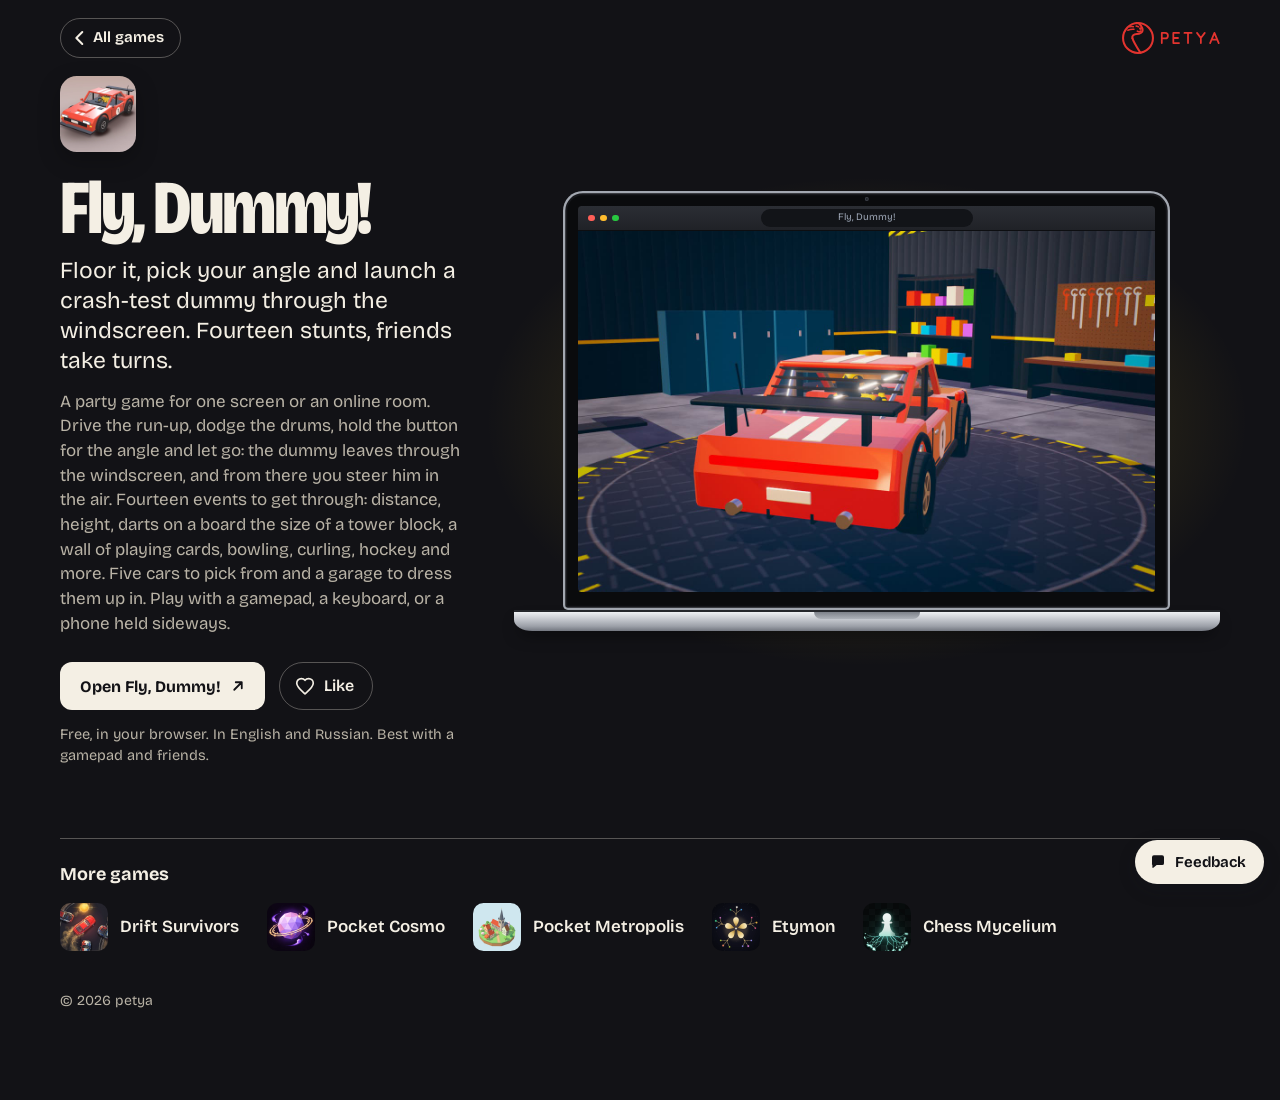
<file: games/leti-maneken/index.html>
<!doctype html>
<html lang="en" data-likes-api="https://likes-production-c4ae.up.railway.app">
<head>
<meta charset="utf-8">
<meta name="viewport" content="width=device-width, initial-scale=1, viewport-fit=cover">
<title>Fly, Dummy!: Launch a Crash-Test Dummy Through the Windscreen | petya</title>
<meta name="description" content="Launch a crash-test dummy through the windscreen and steer him in the air. Fourteen stunt events, five cars, one screen or an online room. A party game in English and Russian, free in your browser.">
<meta name="theme-color" content="#121216">
<link rel="canonical" href="https://petya.games/games/leti-maneken/">
<meta property="og:type" content="website">
<meta property="og:site_name" content="petya">
<meta property="og:title" content="Fly, Dummy!: Launch a Crash-Test Dummy Through the Windscreen">
<meta property="og:description" content="Launch a crash-test dummy through the windscreen and steer him in the air. Fourteen stunt events, five cars, one screen or an online room. A party game in English and Russian, free in your browser.">
<meta property="og:url" content="https://petya.games/games/leti-maneken/">
<meta property="og:image" content="https://petya.games/media/leti-maneken/share.jpg?v=0ae7fed00e">
<meta property="og:image:width" content="1200">
<meta property="og:image:height" content="630">
<meta property="og:image:alt" content="Fly, Dummy!: Floor it, pick your angle and launch a crash-test dummy through the windscreen. Fourteen stunts, friends take turns.">
<meta name="twitter:card" content="summary_large_image">
<script type="application/ld+json">{"@context":"https://schema.org","@graph":[{"@type":"WebApplication","applicationCategory":"GameApplication","operatingSystem":"Any","browserRequirements":"Requires JavaScript","sameAs":["https://game-production-5b38f1e8.up.railway.app/"],"@id":"https://petya.games/games/leti-maneken/#game","name":"Fly, Dummy!","url":"https://petya.games/games/leti-maneken/","description":"Launch a crash-test dummy through the windscreen and steer him in the air. Fourteen stunt events, five cars, one screen or an online room. A party game in English and Russian, free in your browser.","image":"https://petya.games/media/leti-maneken/share.jpg?v=0ae7fed00e","inLanguage":["en","ru"],"genre":["Party","Stunt","Physics"],"author":{"@id":"https://petya.games/#org"},"publisher":{"@id":"https://petya.games/#org"},"offers":{"@type":"Offer","price":"0","priceCurrency":"USD"},"video":{"@type":"VideoObject","name":"Fly, Dummy! in action","description":"Floor it, pick your angle and launch a crash-test dummy through the windscreen. Fourteen stunts, friends take turns.","thumbnailUrl":"https://petya.games/media/leti-maneken/poster.jpg?v=24b5f2eda1","contentUrl":"https://petya.games/media/leti-maneken/loop-1280.mp4?v=fd7f697d98","uploadDate":"2026-11-14T12:29:44.000Z","duration":"PT14S"}},{"@type":"Organization","@id":"https://petya.games/#org","name":"petya","url":"https://petya.games/","logo":"https://petya.games/assets/apple-touch-icon.png"},{"@type":"BreadcrumbList","itemListElement":[{"@type":"ListItem","position":1,"name":"petya","item":"https://petya.games/"},{"@type":"ListItem","position":2,"name":"Fly, Dummy!","item":"https://petya.games/games/leti-maneken/"}]}]}</script>
<link rel="icon" href="/assets/favicon.svg" type="image/svg+xml">
<link rel="apple-touch-icon" href="/assets/apple-touch-icon.png?v=f184091e75">
<link rel="preconnect" href="https://fonts.googleapis.com">
<link rel="preconnect" href="https://fonts.gstatic.com" crossorigin>
<link rel="stylesheet" href="https://fonts.googleapis.com/css2?family=Bricolage+Grotesque:opsz,wdth,wght@12..96,75..100,400..800&display=swap">
<link rel="stylesheet" href="/assets/site.css?v=a0c510112e">
<link rel="preload" as="image" href="/media/leti-maneken/poster.jpg?v=24b5f2eda1" fetchpriority="high">
<script type="speculationrules">{"prerender":[{"where":{"href_matches":"/*"},"eagerness":"moderate"}]}</script>
<script>(() => {
  const query = new URLSearchParams(location.search);
  const off = query.has("notrack");
  if (!off && !query.has("track")) return;
  try {
    if (off) localStorage.setItem("umami.disabled", "1");
    else localStorage.removeItem("umami.disabled");
  } catch {}
  history.replaceState(history.state, "", location.pathname + location.hash);
  addEventListener("DOMContentLoaded", () => {
    const note = document.createElement("p");
    note.className = "track-note";
    note.setAttribute("role", "status");
    note.textContent = off ? "Visits from this browser are no longer counted." : "Visits from this browser are counted again.";
    document.body.append(note);
    setTimeout(() => note.remove(), 5000);
  });
})();</script>
<script defer src="https://cloud.umami.is/script.js" data-website-id="434da60d-2257-483d-8dd3-50d081fe6aae" data-domains="petya.games"></script>
<script src="/assets/site.js?v=9407c98bf6" defer></script>
<script src="/assets/feedback.js?v=33ae523cbe" defer></script>
</head>
<body class="game" style="--bg: #121216; --ink: #f4efe4; --soft: #b9b3a6; --accent: #ffd21f">
  <header class="game__top wrap"><a class="game__back" href="/" data-back><svg class="game__back-icon" viewBox="0 0 24 24" aria-hidden="true" focusable="false"><path d="M14.5 5.5 8 12l6.5 6.5"/></svg>All games</a><a class="game__home" href="/"><span class="sr-only">petya, all games</span><svg xmlns="http://www.w3.org/2000/svg" viewBox="0 0 291 100" aria-hidden="true" focusable="false"><g fill="none" stroke="currentColor" stroke-linecap="round" stroke-linejoin="round"><circle cx="50" cy="50" r="44" stroke-width="6"/><path d="M57 93.4C51.5 84.5 36.5 61 33.6 50.5" stroke-width="6"/><g class="logo-head"><path d="M33.6 50.5C31.6 43.3 37.5 38.6 46.5 38.2C55 37.8 63.8 33.5 63.6 27.2C63.4 19.2 56.2 5.3 46.2 6.2" stroke-width="6"/><path d="M36.5 16.6C32.5 15.9 28.8 16 25.2 17" stroke-width="4.4"/><path d="M38.2 24.4C32 23.9 25.8 24.9 20 27.2" stroke-width="4.4"/><path d="M44.6 14.6L51.4 16.9" stroke-width="4.8"/><path d="M58.2 29.4Q53.2 33.4 48 29.8" stroke-width="4.8"/><circle cx="57" cy="22.4" r="3.74" fill="currentColor" stroke="none"/></g></g><path d="M120 65V35H129.9A8.1 8.1 0 0 1 129.9 51.2H120M170.7 35H153.9V65H170.7M153.9 50H167.7M186.6 35H207.6M197.1 35V65M223.5 35L234.9 50L246.3 35M234.9 50V65M262.2 65L274.8 35L287.4 65M266.49 54.8H283.11" fill="none" stroke="currentColor" stroke-width="5.2" stroke-linecap="round" stroke-linejoin="round"/></svg></a></header>
  <main class="wrap">
    <section class="game__hero game__hero--web">
      <div class="game__text">
        <img class="game__icon" src="/media/leti-maneken/icon.webp?v=76265ecc6b" width="96" height="96" alt="">
        <h1 class="game__title" tabindex="-1">Fly, Dummy!</h1>
        <p class="game__tagline">Floor it, pick your angle and launch a crash-test dummy through the windscreen. Fourteen stunts, friends take turns.</p>
        <p class="game__about">A party game for one screen or an online room. Drive the run-up, dodge the drums, hold the button for the angle and let go: the dummy leaves through the windscreen, and from there you steer him in the air. Fourteen events to get through: distance, height, darts on a board the size of a tower block, a wall of playing cards, bowling, curling, hockey and more. Five cars to pick from and a garage to dress them up in. Play with a gamepad, a keyboard, or a phone held sideways.</p>
        <div class="game__actions">
          <a class="open-web" href="https://game-production-5b38f1e8.up.railway.app/" data-event="open-web" data-game="leti-maneken">Open Fly, Dummy!<svg viewBox="0 0 24 24" aria-hidden="true" focusable="false"><path d="M7 17 17 7M9 7h8v8"/></svg></a>
          <button class="like like--big" type="button" data-like="leti-maneken" data-name="Fly, Dummy!" aria-pressed="false" aria-label="Like Fly, Dummy!"><svg class="like__heart" viewBox="0 0 24 24" aria-hidden="true"><path d="M12 20.6l-1.3-1.2C5.9 15.1 3 12.4 3 8.9 3 6.1 5.2 3.9 8 3.9c1.6 0 3.1.7 4 1.9.9-1.2 2.4-1.9 4-1.9 2.8 0 5 2.2 5 5 0 3.5-2.9 6.2-7.7 10.5L12 20.6z"/></svg><span class="like__count">Like</span></button>
        </div>
        <p class="game__note">Free, in your browser. In English and Russian. Best with a gamepad and friends.</p>
      </div>
      <div class="game__screens"><div class="laptop-wrap"><div class="laptop"><div class="laptop__lid"><div class="laptop__screen"><div class="browser__bar" aria-hidden="true"><span class="browser__dots"><i></i><i></i><i></i></span><span class="browser__url">Fly, Dummy!</span></div><div class="browser__screen"><video data-loop muted playsinline loop preload="metadata" poster="/media/leti-maneken/poster.jpg?v=24b5f2eda1" data-still="/media/leti-maneken/still.jpg?v=86de783e93" aria-hidden="true"><source src="/media/leti-maneken/loop-1280.mp4?v=fd7f697d98" type="video/mp4"></video></div></div></div><div class="laptop__base"></div></div></div></div>
    </section>
    <nav class="more" aria-labelledby="more-title-leti-maneken">
      <h2 class="more__title" id="more-title-leti-maneken">More games</h2>
      <ul class="more__list">
        <li><a href="/games/drift-survivors/"><img src="/media/drift-survivors/icon.webp?v=0a94f696ab" width="56" height="56" alt=""><span>Drift Survivors</span></a></li>
        <li><a href="/games/pocket-cosmo/"><img src="/media/pocket-cosmo/icon.webp?v=6df465f9a8" width="56" height="56" alt=""><span>Pocket Cosmo</span></a></li>
        <li><a href="/games/pocket-metropolis/"><img src="/media/pocket-metropolis/icon.webp?v=5acbf1bac3" width="56" height="56" alt=""><span>Pocket Metropolis</span></a></li>
        <li><a href="/games/etymon/"><img src="/media/etymon/icon.webp?v=f09419e1cb" width="56" height="56" alt=""><span>Etymon</span></a></li>
        <li><a href="/games/chess-mycelium/"><img src="/media/chess-mycelium/icon.webp?v=5705854c25" width="56" height="56" alt=""><span>Chess Mycelium</span></a></li>
      </ul>
    </nav>
  </main>
  <footer class="foot wrap"><p>© 2026 petya</p></footer>
<button class="feedback-open" type="button" aria-haspopup="dialog" data-event="feedback-open"><svg class="feedback-open__icon" viewBox="0 0 24 24" aria-hidden="true" focusable="false"><path d="M4 5.5A2.5 2.5 0 0 1 6.5 3h11A2.5 2.5 0 0 1 20 5.5v8a2.5 2.5 0 0 1-2.5 2.5H10.2l-4.4 3.7c-.5.4-1.3.1-1.3-.6V16A2.5 2.5 0 0 1 4 13.5z"/></svg><span class="feedback-open__label">Feedback</span></button>
<dialog class="feedback" aria-labelledby="feedback-title">
  <form class="feedback__form" novalidate>
    <h2 class="feedback__title" id="feedback-title">Send feedback</h2>
    <p class="feedback__lead">Ideas, bugs, or a game you’d love to see? We read every message.</p>
    <fieldset class="feedback__topics">
      <legend>About</legend>
      <div class="feedback__chips">
        <label><input type="radio" name="topic" value="drift-survivors"><span>Drift Survivors</span></label>
        <label><input type="radio" name="topic" value="pocket-cosmo"><span>Pocket Cosmo</span></label>
        <label><input type="radio" name="topic" value="pocket-metropolis"><span>Pocket Metropolis</span></label>
        <label><input type="radio" name="topic" value="etymon"><span>Etymon</span></label>
        <label><input type="radio" name="topic" value="chess-mycelium"><span>Chess Mycelium</span></label>
        <label><input type="radio" name="topic" value="leti-maneken"><span>Fly, Dummy!</span></label>
        <label><input type="radio" name="topic" value="site"><span>This site</span></label>
        <label><input type="radio" name="topic" value="other" checked><span>Something else</span></label>
      </div>
    </fieldset>
    <label class="feedback__field">
      <span>Message</span>
      <textarea name="message" rows="5" maxlength="2000" required placeholder="What’s on your mind?"></textarea>
      <small class="feedback__count" aria-live="polite"></small>
    </label>
    <label class="feedback__field">
      <span>Email <span class="feedback__hint">optional, only if you’d like a reply</span></span>
      <input type="email" name="email" maxlength="200" autocomplete="email" inputmode="email">
    </label>
    <label class="feedback__trap" aria-hidden="true">Website <input name="website" tabindex="-1" autocomplete="off"></label>
    <p class="feedback__error" role="alert" hidden></p>
    <div class="feedback__actions">
      <button class="feedback__cancel" type="button">Cancel</button>
      <button class="feedback__send" type="submit">Send</button>
    </div>
  </form>
  <div class="feedback__done" role="status" hidden>
    <h2 class="feedback__title">Thanks!</h2>
    <p class="feedback__lead">Your message is on its way. If you left an email, we’ll reply there.</p>
    <div class="feedback__actions">
      <button class="feedback__close feedback__send" type="button">Done</button>
    </div>
  </div>
</dialog>
</body>
</html>
</file>
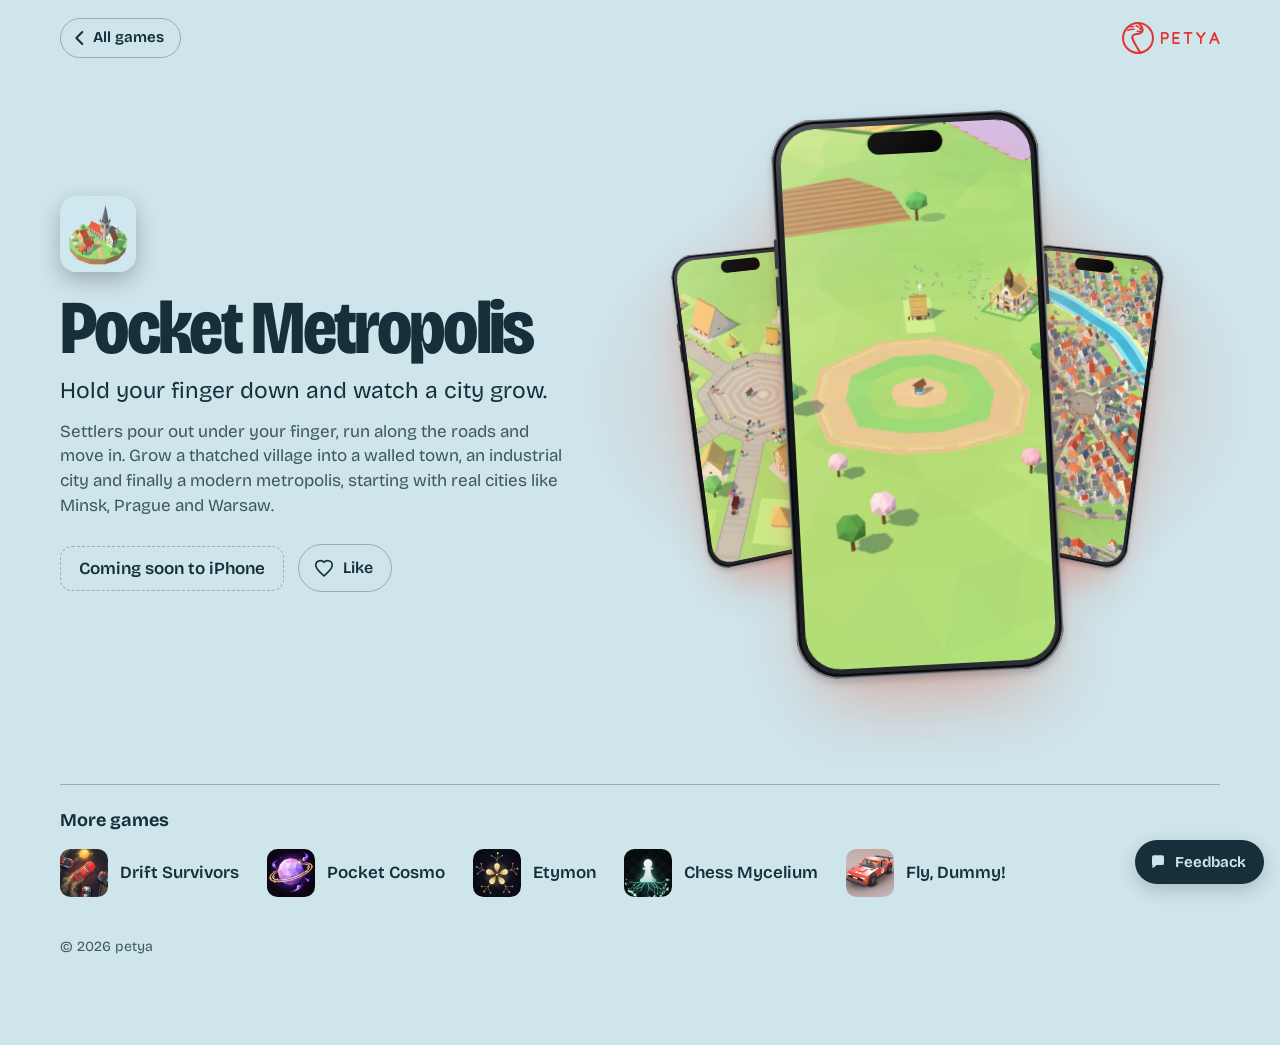
<file: games/pocket-metropolis/index.html>
<!doctype html>
<html lang="en" data-likes-api="https://likes-production-c4ae.up.railway.app">
<head>
<meta charset="utf-8">
<meta name="viewport" content="width=device-width, initial-scale=1, viewport-fit=cover">
<title>Pocket Metropolis: City Growth Simulator for iPhone | petya</title>
<meta name="description" content="Hold your finger and watch settlers grow a village into a town, an industrial city and a metropolis, in real cities like Prague and Warsaw. Coming soon to iPhone.">
<meta name="theme-color" content="#cfe5ec">
<link rel="canonical" href="https://petya.games/games/pocket-metropolis/">
<meta property="og:type" content="website">
<meta property="og:site_name" content="petya">
<meta property="og:title" content="Pocket Metropolis: City Growth Simulator for iPhone">
<meta property="og:description" content="Hold your finger and watch settlers grow a village into a town, an industrial city and a metropolis, in real cities like Prague and Warsaw. Coming soon to iPhone.">
<meta property="og:url" content="https://petya.games/games/pocket-metropolis/">
<meta property="og:image" content="https://petya.games/media/pocket-metropolis/share.jpg?v=34665320a8">
<meta property="og:image:width" content="1200">
<meta property="og:image:height" content="630">
<meta property="og:image:alt" content="Pocket Metropolis: Hold your finger down and watch a city grow.">
<meta name="twitter:card" content="summary_large_image">
<script type="application/ld+json">{"@context":"https://schema.org","@graph":[{"@type":["VideoGame","MobileApplication"],"applicationCategory":"GameApplication","operatingSystem":"iOS","gamePlatform":"iPhone","@id":"https://petya.games/games/pocket-metropolis/#game","name":"Pocket Metropolis","url":"https://petya.games/games/pocket-metropolis/","description":"Hold your finger and watch settlers grow a village into a town, an industrial city and a metropolis, in real cities like Prague and Warsaw. Coming soon to iPhone.","image":"https://petya.games/media/pocket-metropolis/share.jpg?v=34665320a8","genre":["Simulation","City building"],"author":{"@id":"https://petya.games/#org"},"publisher":{"@id":"https://petya.games/#org"},"video":{"@type":"VideoObject","name":"Pocket Metropolis gameplay","description":"Hold your finger down and watch a city grow.","thumbnailUrl":"https://petya.games/media/pocket-metropolis/poster.jpg?v=4ec2d1fac0","contentUrl":"https://petya.games/media/pocket-metropolis/loop-480.mp4?v=cb0153a7ce","uploadDate":"2026-11-05T02:19:24.681Z","duration":"PT13S"}},{"@type":"Organization","@id":"https://petya.games/#org","name":"petya","url":"https://petya.games/","logo":"https://petya.games/assets/apple-touch-icon.png"},{"@type":"BreadcrumbList","itemListElement":[{"@type":"ListItem","position":1,"name":"petya","item":"https://petya.games/"},{"@type":"ListItem","position":2,"name":"Pocket Metropolis","item":"https://petya.games/games/pocket-metropolis/"}]}]}</script>
<link rel="icon" href="/assets/favicon.svg" type="image/svg+xml">
<link rel="apple-touch-icon" href="/assets/apple-touch-icon.png?v=f184091e75">
<link rel="preconnect" href="https://fonts.googleapis.com">
<link rel="preconnect" href="https://fonts.gstatic.com" crossorigin>
<link rel="stylesheet" href="https://fonts.googleapis.com/css2?family=Bricolage+Grotesque:opsz,wdth,wght@12..96,75..100,400..800&display=swap">
<link rel="stylesheet" href="/assets/site.css?v=a0c510112e">
<link rel="preload" as="image" href="/media/pocket-metropolis/poster.jpg?v=4ec2d1fac0" fetchpriority="high">
<script type="speculationrules">{"prerender":[{"where":{"href_matches":"/*"},"eagerness":"moderate"}]}</script>
<script>(() => {
  const query = new URLSearchParams(location.search);
  const off = query.has("notrack");
  if (!off && !query.has("track")) return;
  try {
    if (off) localStorage.setItem("umami.disabled", "1");
    else localStorage.removeItem("umami.disabled");
  } catch {}
  history.replaceState(history.state, "", location.pathname + location.hash);
  addEventListener("DOMContentLoaded", () => {
    const note = document.createElement("p");
    note.className = "track-note";
    note.setAttribute("role", "status");
    note.textContent = off ? "Visits from this browser are no longer counted." : "Visits from this browser are counted again.";
    document.body.append(note);
    setTimeout(() => note.remove(), 5000);
  });
})();</script>
<script defer src="https://cloud.umami.is/script.js" data-website-id="434da60d-2257-483d-8dd3-50d081fe6aae" data-domains="petya.games"></script>
<script src="/assets/site.js?v=9407c98bf6" defer></script>
<script src="/assets/feedback.js?v=33ae523cbe" defer></script>
</head>
<body class="game" style="--bg: #cfe5ec; --ink: #15303a; --soft: #3b5761; --accent: #d9532f">
  <header class="game__top wrap"><a class="game__back" href="/" data-back><svg class="game__back-icon" viewBox="0 0 24 24" aria-hidden="true" focusable="false"><path d="M14.5 5.5 8 12l6.5 6.5"/></svg>All games</a><a class="game__home" href="/"><span class="sr-only">petya, all games</span><svg xmlns="http://www.w3.org/2000/svg" viewBox="0 0 291 100" aria-hidden="true" focusable="false"><g fill="none" stroke="currentColor" stroke-linecap="round" stroke-linejoin="round"><circle cx="50" cy="50" r="44" stroke-width="6"/><path d="M57 93.4C51.5 84.5 36.5 61 33.6 50.5" stroke-width="6"/><g class="logo-head"><path d="M33.6 50.5C31.6 43.3 37.5 38.6 46.5 38.2C55 37.8 63.8 33.5 63.6 27.2C63.4 19.2 56.2 5.3 46.2 6.2" stroke-width="6"/><path d="M36.5 16.6C32.5 15.9 28.8 16 25.2 17" stroke-width="4.4"/><path d="M38.2 24.4C32 23.9 25.8 24.9 20 27.2" stroke-width="4.4"/><path d="M44.6 14.6L51.4 16.9" stroke-width="4.8"/><path d="M58.2 29.4Q53.2 33.4 48 29.8" stroke-width="4.8"/><circle cx="57" cy="22.4" r="3.74" fill="currentColor" stroke="none"/></g></g><path d="M120 65V35H129.9A8.1 8.1 0 0 1 129.9 51.2H120M170.7 35H153.9V65H170.7M153.9 50H167.7M186.6 35H207.6M197.1 35V65M223.5 35L234.9 50L246.3 35M234.9 50V65M262.2 65L274.8 35L287.4 65M266.49 54.8H283.11" fill="none" stroke="currentColor" stroke-width="5.2" stroke-linecap="round" stroke-linejoin="round"/></svg></a></header>
  <main class="wrap">
    <section class="game__hero">
      <div class="game__text">
        <img class="game__icon" src="/media/pocket-metropolis/icon.webp?v=5acbf1bac3" width="96" height="96" alt="">
        <h1 class="game__title" tabindex="-1">Pocket Metropolis</h1>
        <p class="game__tagline">Hold your finger down and watch a city grow.</p>
        <p class="game__about">Settlers pour out under your finger, run along the roads and move in. Grow a thatched village into a walled town, an industrial city and finally a modern metropolis, starting with real cities like Minsk, Prague and Warsaw.</p>
        <div class="game__actions">
          <p class="soon">Coming soon to iPhone</p>
          <button class="like like--big" type="button" data-like="pocket-metropolis" data-name="Pocket Metropolis" aria-pressed="false" aria-label="Like Pocket Metropolis"><svg class="like__heart" viewBox="0 0 24 24" aria-hidden="true"><path d="M12 20.6l-1.3-1.2C5.9 15.1 3 12.4 3 8.9 3 6.1 5.2 3.9 8 3.9c1.6 0 3.1.7 4 1.9.9-1.2 2.4-1.9 4-1.9 2.8 0 5 2.2 5 5 0 3.5-2.9 6.2-7.7 10.5L12 20.6z"/></svg><span class="like__count">Like</span></button>
        </div>
      </div>
      <div class="game__phones">
        <div class="phone-wrap phone-wrap--side phone-wrap--left"><div class="phone"><div class="phone__screen"><img src="/media/pocket-metropolis/shot-1.webp?v=9a92d1f209" alt="" decoding="async"></div></div></div>
        <div class="phone-wrap phone-wrap--main" data-slot><div class="phone" data-game="pocket-metropolis" style="view-transition-name: phone-pocket-metropolis"><div class="phone__screen"><video data-loop muted playsinline loop preload="metadata" poster="/media/pocket-metropolis/poster.jpg?v=4ec2d1fac0" data-still="/media/pocket-metropolis/still.jpg?v=badd96a0ec" aria-hidden="true"><source src="/media/pocket-metropolis/loop-480.mp4?v=cb0153a7ce" type="video/mp4"></video></div></div></div>
        <div class="phone-wrap phone-wrap--side phone-wrap--right"><div class="phone"><div class="phone__screen"><img src="/media/pocket-metropolis/shot-2.webp?v=b26f7c7ef2" alt="" decoding="async"></div></div></div>
      </div>
    </section>
    <nav class="more" aria-labelledby="more-title-pocket-metropolis">
      <h2 class="more__title" id="more-title-pocket-metropolis">More games</h2>
      <ul class="more__list">
        <li><a href="/games/drift-survivors/"><img src="/media/drift-survivors/icon.webp?v=0a94f696ab" width="56" height="56" alt=""><span>Drift Survivors</span></a></li>
        <li><a href="/games/pocket-cosmo/"><img src="/media/pocket-cosmo/icon.webp?v=6df465f9a8" width="56" height="56" alt=""><span>Pocket Cosmo</span></a></li>
        <li><a href="/games/etymon/"><img src="/media/etymon/icon.webp?v=f09419e1cb" width="56" height="56" alt=""><span>Etymon</span></a></li>
        <li><a href="/games/chess-mycelium/"><img src="/media/chess-mycelium/icon.webp?v=5705854c25" width="56" height="56" alt=""><span>Chess Mycelium</span></a></li>
        <li><a href="/games/leti-maneken/"><img src="/media/leti-maneken/icon.webp?v=76265ecc6b" width="56" height="56" alt=""><span>Fly, Dummy!</span></a></li>
      </ul>
    </nav>
  </main>
  <footer class="foot wrap"><p>© 2026 petya</p></footer>
<button class="feedback-open" type="button" aria-haspopup="dialog" data-event="feedback-open"><svg class="feedback-open__icon" viewBox="0 0 24 24" aria-hidden="true" focusable="false"><path d="M4 5.5A2.5 2.5 0 0 1 6.5 3h11A2.5 2.5 0 0 1 20 5.5v8a2.5 2.5 0 0 1-2.5 2.5H10.2l-4.4 3.7c-.5.4-1.3.1-1.3-.6V16A2.5 2.5 0 0 1 4 13.5z"/></svg><span class="feedback-open__label">Feedback</span></button>
<dialog class="feedback" aria-labelledby="feedback-title">
  <form class="feedback__form" novalidate>
    <h2 class="feedback__title" id="feedback-title">Send feedback</h2>
    <p class="feedback__lead">Ideas, bugs, or a game you’d love to see? We read every message.</p>
    <fieldset class="feedback__topics">
      <legend>About</legend>
      <div class="feedback__chips">
        <label><input type="radio" name="topic" value="drift-survivors"><span>Drift Survivors</span></label>
        <label><input type="radio" name="topic" value="pocket-cosmo"><span>Pocket Cosmo</span></label>
        <label><input type="radio" name="topic" value="pocket-metropolis"><span>Pocket Metropolis</span></label>
        <label><input type="radio" name="topic" value="etymon"><span>Etymon</span></label>
        <label><input type="radio" name="topic" value="chess-mycelium"><span>Chess Mycelium</span></label>
        <label><input type="radio" name="topic" value="leti-maneken"><span>Fly, Dummy!</span></label>
        <label><input type="radio" name="topic" value="site"><span>This site</span></label>
        <label><input type="radio" name="topic" value="other" checked><span>Something else</span></label>
      </div>
    </fieldset>
    <label class="feedback__field">
      <span>Message</span>
      <textarea name="message" rows="5" maxlength="2000" required placeholder="What’s on your mind?"></textarea>
      <small class="feedback__count" aria-live="polite"></small>
    </label>
    <label class="feedback__field">
      <span>Email <span class="feedback__hint">optional, only if you’d like a reply</span></span>
      <input type="email" name="email" maxlength="200" autocomplete="email" inputmode="email">
    </label>
    <label class="feedback__trap" aria-hidden="true">Website <input name="website" tabindex="-1" autocomplete="off"></label>
    <p class="feedback__error" role="alert" hidden></p>
    <div class="feedback__actions">
      <button class="feedback__cancel" type="button">Cancel</button>
      <button class="feedback__send" type="submit">Send</button>
    </div>
  </form>
  <div class="feedback__done" role="status" hidden>
    <h2 class="feedback__title">Thanks!</h2>
    <p class="feedback__lead">Your message is on its way. If you left an email, we’ll reply there.</p>
    <div class="feedback__actions">
      <button class="feedback__close feedback__send" type="button">Done</button>
    </div>
  </div>
</dialog>
</body>
</html>
</file>
<file: assets/site.css>
/* petya.ai
   The games are the only colour on the page. Everything else is ink on a cool paper.
   Phones are drawn in CSS; sizes inside a phone use cqi, a percentage of that phone's width. */

:root {
  --paper: #eceef3;
  --ink: #151925;
  --ink-2: #596075;
  --line: #c3c8d4;
  --line-strong: #9ea5b4;
  --brand: #e3342f; /* the marker red of the logo sketch */
  --heart: var(--brand);
  --font: "Bricolage Grotesque", ui-sans-serif, system-ui, -apple-system, "Segoe UI", sans-serif;
  --gutter: clamp(18px, 5vw, 48px);
  color-scheme: light;
}

* { box-sizing: border-box; }

html {
  -webkit-text-size-adjust: 100%;
  text-size-adjust: 100%;
  /* no grey box flashing over whatever is tapped on iPhone: taps answer with their own motion */
  -webkit-tap-highlight-color: transparent;
}

body {
  margin: 0;
  background: var(--paper);
  color: var(--ink);
  font-family: var(--font);
  font-size: 17px;
  line-height: 1.45;
  font-optical-sizing: auto;
  -webkit-font-smoothing: antialiased;
}

a { color: inherit; text-underline-offset: 0.2em; text-decoration-thickness: 1.5px; }

/* Focus rings are for keyboards. Safari on iPhone also draws them after a tap when the script moves focus
   (to an opened game's title, or back to its tile), so they show only once Tab or an arrow key has been
   used (site.js puts .keyboard on <html>; a tap takes it off). */
:focus-visible { outline: none; }
.keyboard :focus-visible { outline: 3px solid currentColor; outline-offset: 4px; border-radius: 8px; }
[tabindex="-1"]:focus-visible { outline: none; } /* a title focused for screen readers, not a control */

[hidden] { display: none !important; }

.sr-only {
  position: absolute;
  width: 1px;
  height: 1px;
  overflow: hidden;
  clip-path: inset(50%);
  white-space: nowrap;
}

.wrap {
  width: min(1160px, 100% - 2 * var(--gutter));
  margin-inline: auto;
}

/* ---------- Library (home) ---------- */

/* The library sits on dotted paper: a faint grid in ink, like a notebook page games get sketched on */
body.home {
  background:
    radial-gradient(circle at 1px 1px, color-mix(in srgb, var(--ink) 14%, transparent) 1.1px, transparent 1.7px) 11px 11px / 22px 22px,
    var(--paper);
}

.intro {
  display: grid;
  grid-template-columns: auto minmax(0, 1fr);
  align-items: center;
  gap: clamp(24px, 5vw, 64px);
  padding-block: clamp(28px, 7vw, 84px) clamp(36px, 6vw, 72px);
}

.logo { margin: 0; color: var(--brand); line-height: 0; }
.logo svg { display: block; width: clamp(96px, 13vw, 168px); height: auto; overflow: visible; }

.intro__line {
  margin: 0;
  max-width: 18ch;
  font-size: clamp(30px, 5vw, 60px);
  font-weight: 720;
  font-stretch: 96%;
  line-height: 1.04;
  letter-spacing: -0.022em;
  text-wrap: balance;
}

/* "small", underlined by hand in the logo's marker red */
.scribble {
  padding-bottom: 0.06em;
  background: url("data:image/svg+xml,%3Csvg xmlns='http://www.w3.org/2000/svg' viewBox='0 0 120 14' preserveAspectRatio='none'%3E%3Cpath d='M3 9.5C22 5.5 48 4 70 5.2c15 .8 30 2.4 46 .4M14 12c20-2.6 46-3.4 78-1.6' fill='none' stroke='%23e3342f' stroke-width='3.2' stroke-linecap='round'/%3E%3C/svg%3E") left bottom / 100% 0.28em no-repeat;
}

.intro__sub { margin: clamp(10px, 1.4vw, 16px) 0 0; color: var(--ink-2); font-size: clamp(16px, 1.6vw, 19px); }

/* Every game's icon in a row under the line: a quick way in, and a count of what's on the shelves */
.dock { display: flex; flex-wrap: wrap; align-items: center; gap: 10px; margin-top: clamp(18px, 2.6vw, 28px); }
.dock__app { position: relative; display: block; border-radius: 24%; line-height: 0; }
.dock__app img {
  display: block;
  width: clamp(42px, 4.6vw, 52px);
  height: auto;
  border-radius: 24%;
  box-shadow: 0 1px 0 rgb(255 255 255 / 0.6) inset, 0 6px 14px -6px color-mix(in srgb, var(--accent) 70%, rgb(21 25 37 / 0.4));
  transition: transform 0.2s cubic-bezier(0.3, 1.4, 0.5, 1);
}
.dock__gap { width: 1.5px; height: 28px; margin-inline: 4px; border-radius: 2px; background: var(--line); }
/* the name floats above an icon while it is pointed at */
.dock__name {
  position: absolute;
  bottom: calc(100% + 8px);
  left: 50%;
  padding: 5px 9px;
  border-radius: 8px;
  background: var(--ink);
  color: var(--paper);
  font-size: 13px;
  font-weight: 650;
  line-height: 1;
  white-space: nowrap;
  opacity: 0;
  transform: translate(-50%, 4px);
  transition: opacity 0.15s, transform 0.15s;
  pointer-events: none;
}
@media (hover: hover) {
  .dock__app:hover img { transform: translateY(-4px) rotate(-4deg); }
  .dock__app:hover .dock__name { opacity: 1; transform: translate(-50%, 0); }
}
.keyboard .dock__app:focus-visible .dock__name { opacity: 1; transform: translate(-50%, 0); }
.dock__app:active img { transform: scale(0.92); }

@media (max-width: 640px) {
  .intro { grid-template-columns: minmax(0, 1fr); gap: 22px; }
  .logo svg { width: 92px; }
}

.intro__links { display: flex; flex-wrap: wrap; gap: 6px 20px; margin: 12px 0 0; }
.intro__links a { font-weight: 600; }

.library {
  display: grid;
  grid-template-columns: repeat(2, minmax(0, 1fr));
  gap: clamp(32px, 4vw, 52px) clamp(16px, 3vw, 40px);
  padding-bottom: clamp(48px, 8vw, 96px);
}

@media (min-width: 900px) {
  .library { grid-template-columns: repeat(4, minmax(0, 1fr)); }
}

.tile { display: flex; flex-direction: column; }

/* the link grows to the tile's full height, so hearts line up whether a line takes one row or two */
.tile__link { display: block; flex: 1; color: inherit; text-decoration: none; }

.tile__stage { margin-bottom: 16px; }
.tile .phone-wrap { width: 86%; }
.tile .phone { --glow: color-mix(in srgb, var(--accent) 62%, transparent); }

.tile__title {
  margin: 0 0 4px;
  font-size: clamp(17px, 1.7vw, 21px);
  font-weight: 700;
  line-height: 1.15;
  letter-spacing: -0.01em;
}

a.tile__link:hover .tile__title { text-decoration: underline; }

.tile__line { margin: 0; color: var(--ink-2); font-size: clamp(14.5px, 1.3vw, 15.5px); line-height: 1.35; }

.tile__foot { display: flex; flex-wrap: wrap; align-items: center; gap: 8px 12px; margin-top: 12px; }
.tile__foot:empty { display: none; }

.tile__badge { color: var(--ink-2); font-size: 14px; font-weight: 600; }

/* An item with no clip yet: a dashed slot the size of a phone, with a small branching drawing in it */
.slot {
  position: relative;
  padding: 3.3cqi;
  border-radius: 16cqi;
  outline: 1.5px dashed var(--line); /* an outline, not a border, so the slot is exactly phone-sized */
  outline-offset: -1.5px;
  color: var(--ink-2);
}
.slot::before { content: ""; display: block; aspect-ratio: 9 / 19.5; }
/* The empty place at the end of the phone shelf: a hand-drawn question mark, and a way to ask for a game */
.slot__art {
  position: absolute;
  inset: 0;
  margin: auto;
  width: 62cqi;
  height: 62cqi;
  fill: none;
  stroke: currentColor;
  stroke-width: 4.2;
  stroke-linecap: round;
  stroke-linejoin: round;
}
.slot__dot { fill: currentColor; stroke: none; }
.slot__spark { stroke: var(--brand); stroke-width: 3.2; }
.tile--next .slot { outline-color: var(--line-strong); background: color-mix(in srgb, var(--paper) 70%, transparent); }
@media (prefers-reduced-motion: no-preference) {
  .slot__art { animation: slot-bob 3.2s ease-in-out infinite; transform-origin: 50% 60%; }
}
@keyframes slot-bob {
  50% { transform: translateY(-3%) rotate(-3deg); }
}
.tile--next .tile__title { color: var(--ink-2); }

.suggest {
  display: inline-flex;
  align-items: center;
  height: 34px;
  padding: 0 14px;
  border: 0;
  border-radius: 99px;
  background: var(--ink);
  color: var(--paper);
  font: 650 14px/1 var(--font);
  cursor: pointer;
  transition: transform 0.15s;
}
.suggest:active { transform: scale(0.95); }
@media (hover: hover) {
  .suggest:hover { transform: translateY(-1px); }
}

.mycelium {
  position: absolute;
  top: 9cqi;
  left: 9cqi;
  width: calc(100% - 18cqi);
  height: calc(100% - 15cqi);
  opacity: 0.6;
}

/* ---------- Phone ---------- */

.phone-wrap { container-type: inline-size; width: 100%; }

.phone {
  position: relative;
  padding: 3.3cqi;
  border-radius: 16cqi;
  background: linear-gradient(155deg, #5a5e67 0%, #24262c 16%, #101114 55%, #2d3036 100%);
  box-shadow:
    inset 0 0 0 0.55cqi #7d828c,
    inset 0 0 0 1.5cqi #08090b,
    0 1.5cqi 3cqi rgb(16 20 32 / 0.22),
    0 16cqi 30cqi -10cqi var(--glow, rgb(16 20 32 / 0.4));
}

/* side button on the right, two volume buttons on the left */
.phone::before,
.phone::after {
  content: "";
  position: absolute;
  width: 1.1cqi;
  border-radius: 1cqi;
  background: #3a3d44;
}
.phone::before { right: -0.8cqi; top: 26%; height: 19cqi; }
.phone::after { left: -0.8cqi; top: 21%; height: 11cqi; box-shadow: 0 14cqi 0 #3a3d44; }

.phone__screen {
  position: relative;
  aspect-ratio: 9 / 19.5;
  overflow: hidden;
  border-radius: 12.8cqi;
  background: #000;
  isolation: isolate;
  -webkit-mask-image: -webkit-radial-gradient(white, black); /* keeps Safari clipping video to the corners */
}

.phone__screen > video,
.phone__screen > img {
  position: absolute;
  inset: 0;
  display: block;
  width: 100%;
  height: 100%;
  object-fit: cover;
}

/* the island */
.phone__screen::before {
  content: "";
  position: absolute;
  z-index: 2;
  top: 2.8cqi;
  left: 50%;
  width: 28cqi;
  height: 8.2cqi;
  border-radius: 99px;
  background: #000;
  transform: translateX(-50%);
}

/* glass */
.phone__screen::after {
  content: "";
  position: absolute;
  inset: 0;
  z-index: 3;
  pointer-events: none;
  background: linear-gradient(120deg, rgb(255 255 255 / 0.15) 0%, rgb(255 255 255 / 0.04) 30%, transparent 46%);
}

.clip-toggle {
  position: absolute;
  z-index: 4;
  bottom: 7cqi;
  left: 50%;
  transform: translateX(-50%);
  padding: 8px 14px;
  border: 0;
  border-radius: 99px;
  background: rgb(0 0 0 / 0.6);
  color: #fff;
  font: 600 14px/1 var(--font);
  cursor: pointer;
}

/* ---------- Like ---------- */

.like {
  display: inline-flex;
  align-items: center;
  gap: 6px;
  height: 34px;
  padding: 0 13px 0 10px;
  border: 1.5px solid var(--line);
  border-radius: 99px;
  background: transparent;
  color: inherit;
  font: 600 14px/1 var(--font);
  font-variant-numeric: tabular-nums;
  cursor: pointer;
  transition: border-color 0.15s, background-color 0.15s;
}
.like:hover { border-color: currentColor; }

.like__heart {
  width: 18px;
  height: 18px;
  fill: transparent;
  stroke: currentColor;
  stroke-width: 1.8;
  stroke-linejoin: round;
  transition: fill 0.15s, stroke 0.15s;
}

.like[aria-pressed="true"] {
  border-color: color-mix(in srgb, var(--heart) 55%, transparent);
  background: color-mix(in srgb, var(--heart) 12%, transparent);
}
.like[aria-pressed="true"] .like__heart { fill: var(--heart); stroke: var(--heart); }

.like.is-popping .like__heart { animation: like-pop 0.42s cubic-bezier(0.2, 0.9, 0.3, 1.4); }
@keyframes like-pop {
  40% { transform: scale(1.45); }
}

.like--big { height: 48px; padding: 0 18px 0 14px; gap: 8px; font-size: 16px; }
.like--big .like__heart { width: 22px; height: 22px; }

/* ---------- Game page ---------- */

body.game {
  --line: color-mix(in srgb, var(--ink) 30%, transparent);
  --ink-2: var(--soft);
  background: var(--bg);
  color: var(--ink);
}

.game__top {
  display: flex;
  align-items: center;
  justify-content: space-between;
  gap: 16px;
  padding-block: 18px 6px;
}

/* Back to the library, top left where a phone's back button sits */
.game__back {
  display: inline-flex;
  align-items: center;
  gap: 2px;
  min-height: 40px;
  padding: 0 16px 0 8px;
  border: 1.5px solid var(--line);
  border-radius: 999px;
  color: var(--ink);
  font-size: 15px;
  font-weight: 650;
  text-decoration: none;
  transition: transform 0.15s, border-color 0.15s;
}
.game__back-icon {
  width: 22px;
  height: 22px;
  fill: none;
  stroke: currentColor;
  stroke-width: 2.2;
  stroke-linecap: round;
  stroke-linejoin: round;
}
@media (hover: hover) {
  .game__back:hover { border-color: currentColor; }
}
.game__back:active { transform: scale(0.95); }

.game__home { display: inline-block; color: var(--brand); line-height: 0; border-radius: 6px; }
.game__home svg { display: block; width: auto; height: 34px; overflow: visible; }

.game__hero {
  display: grid;
  grid-template-areas: "phones" "text";
  gap: clamp(28px, 4vw, 56px);
  padding-block: 12px clamp(40px, 6vw, 72px);
}

@media (min-width: 900px) {
  .game__hero {
    grid-template-columns: minmax(0, 5fr) minmax(0, 6fr);
    grid-template-areas: "text phones";
    align-items: center;
    min-height: min(80vh, 780px);
  }
}

.game__text { grid-area: text; max-width: 34rem; }

.game__icon { display: block; width: 76px; height: 76px; border-radius: 22%; box-shadow: 0 8px 22px rgb(0 0 0 / 0.25); }

.game__title {
  margin: 20px 0 12px;
  font-size: clamp(42px, 6vw, 76px);
  font-weight: 800;
  font-stretch: 82%;
  letter-spacing: -0.035em;
  line-height: 0.95;
}

.game__tagline { margin: 0 0 14px; font-size: clamp(19px, 2vw, 23px); line-height: 1.3; }

.game__about { max-width: 46ch; margin: 0 0 26px; color: var(--soft); }

.game__actions { display: flex; flex-wrap: wrap; align-items: center; gap: 14px; }

.store-badge { display: block; border-radius: 10px; }
.store-badge img { display: block; width: auto; height: 48px; }

/* Something that runs in the browser gets this where a game has its App Store badge: as tall as the
   badge, in the page's own colours turned around */
.open-web {
  display: inline-flex;
  align-items: center;
  gap: 8px;
  min-height: 48px;
  padding: 0 18px 0 20px;
  border-radius: 12px;
  background: var(--ink);
  color: var(--bg);
  font-size: 16px;
  font-weight: 700;
  text-decoration: none;
  transition: transform 0.15s;
}
.open-web svg {
  width: 18px;
  height: 18px;
  fill: none;
  stroke: currentColor;
  stroke-width: 2.4;
  stroke-linecap: round;
  stroke-linejoin: round;
}
.open-web:active { transform: scale(0.96); }
@media (hover: hover) {
  .open-web:hover { transform: translateY(-1px); }
}

.soon {
  margin: 0;
  padding: 13px 18px;
  border: 1.5px dashed var(--line);
  border-radius: 12px;
  font-weight: 600;
  line-height: 1;
}

.game__note { margin: 14px 0 0; color: var(--soft); font-size: 14.5px; }

/* three phones: gameplay in the middle, store shots tilted behind it */
.game__phones {
  position: relative;
  grid-area: phones;
  display: grid;
  grid-template-columns: 0.82fr 1.3fr 0.82fr;
  align-items: center;
  width: min(100%, 640px);
  justify-self: center;
  perspective: 1600px;
}

.game__phones::before {
  content: "";
  position: absolute;
  inset: 8% -6%;
  background: radial-gradient(closest-side, color-mix(in srgb, var(--accent) 34%, transparent), transparent);
  pointer-events: none;
}

.game__phones .phone { --glow: color-mix(in srgb, var(--accent) 45%, transparent); }

.phone-wrap--main { position: relative; z-index: 2; transform: rotate(-3deg); }
.phone-wrap--side { position: relative; z-index: 1; }
.phone-wrap--left { transform: translateX(24%) rotateY(30deg) rotate(-8deg) scale(0.86); transform-origin: right center; }
.phone-wrap--right { transform: translateX(-24%) rotateY(-30deg) rotate(8deg) scale(0.86); transform-origin: left center; }

/* A web item's page: the laptop it runs on, standing where a game's phones stand */
@media (min-width: 900px) {
  .game__hero--web { grid-template-columns: minmax(0, 4fr) minmax(0, 7fr); }
}
.game__screens {
  position: relative;
  grid-area: phones;
  width: 100%;
  padding: 2% 0 5%;
}
.game__screens::before {
  content: "";
  position: absolute;
  inset: 0 -4%;
  background: radial-gradient(closest-side, color-mix(in srgb, var(--accent) 26%, transparent), transparent);
  pointer-events: none;
}
.game__screens .laptop { --glow: color-mix(in srgb, var(--accent) 45%, transparent); }

.more { border-top: 1px solid var(--line); padding-block: 22px 16px; }
.more__title { margin: 0 0 16px; font-size: 18px; font-weight: 700; }
.more__list { display: flex; flex-wrap: wrap; gap: 14px 28px; margin: 0; padding: 0; list-style: none; }
.more__list a { display: flex; align-items: center; gap: 12px; font-weight: 600; text-decoration: none; }
.more__list a:hover span { text-decoration: underline; }
.more__list img { width: 48px; height: 48px; border-radius: 22%; }

/* ---------- A laptop, for things made for a computer ---------- */
/* Drawn like the phones; sizes inside are cqi, a share of the laptop's width (its base) */

.laptop-wrap { container-type: inline-size; width: 100%; }
.laptop { position: relative; }

/* the lid: a black bezel in a thin aluminium rim, with the camera at the top */
.laptop__lid {
  position: relative;
  width: 86cqi;
  margin: 0 auto;
  padding: 2.1cqi 2.1cqi 2.6cqi;
  border-radius: 2.8cqi 2.8cqi 0.7cqi 0.7cqi;
  background: #0a0b0d;
  box-shadow:
    inset 0 0 0 0.32cqi #a3a8b1,
    inset 0 0 0 0.6cqi #17181c;
}
.laptop__lid::before {
  content: "";
  position: absolute;
  top: 0.8cqi;
  left: 50%;
  width: 0.62cqi;
  height: 0.62cqi;
  border-radius: 50%;
  background: #1f2227;
  box-shadow: inset 0 0 0 0.14cqi #3a3e46;
  transform: translateX(-50%);
}
.laptop__screen { position: relative; overflow: hidden; border-radius: 0.5cqi; background: #000; }

/* the base: its front edge below the hinge, wider than the lid, with the notch for opening it,
   standing on its shadow */
.laptop__base {
  position: relative;
  height: 2.9cqi;
  border-top: 0.4cqi solid #24262b;
  border-radius: 0 0 2.6cqi 2.6cqi / 0 0 1.6cqi 1.6cqi;
  background: linear-gradient(#eef0f3 0%, #c8cbd1 35%, #9ca0a8 75%, #737780 100%);
  box-shadow:
    0 1.2cqi 2.2cqi -0.8cqi rgb(0 0 0 / 0.55),
    0 6cqi 14cqi -5cqi var(--glow, rgb(16 20 32 / 0.4));
}
.laptop__base::before {
  content: "";
  position: absolute;
  top: 0;
  left: 50%;
  width: 15cqi;
  height: 0.95cqi;
  border-radius: 0 0 1.2cqi 1.2cqi;
  background: linear-gradient(#7d8189, #aeb2b9);
  transform: translateX(-50%);
}

/* on its screen, a browser: the title bar with the window's three dots and the address, then the page */
.browser__bar {
  display: grid;
  grid-template-columns: 1fr auto 1fr;
  align-items: center;
  height: 3.6cqi;
  padding: 0 1.4cqi;
  border-bottom: 0.12cqi solid #0d0e11;
  background: linear-gradient(#2b2e34, #202227);
}
.browser__dots { display: flex; gap: 0.75cqi; }
.browser__dots i { width: 0.95cqi; height: 0.95cqi; border-radius: 50%; background: #ff5f57; }
.browser__dots i:nth-child(2) { background: #febc2e; }
.browser__dots i:nth-child(3) { background: #28c840; }
.browser__url {
  min-width: 30cqi;
  padding: 0.55cqi 2cqi;
  border-radius: 99px;
  background: #121418;
  color: #9aa3b2;
  font-size: 1.4cqi;
  line-height: 1;
  text-align: center;
  white-space: nowrap;
}

.browser__screen { position: relative; aspect-ratio: 16 / 10; overflow: hidden; background: #000; }
.browser__screen > video,
.browser__screen > img {
  position: absolute;
  inset: 0;
  display: block;
  width: 100%;
  height: 100%;
  object-fit: cover;
}

/* ---------- Shelves (library): a heading over each kind, phone games first, then things for a computer ---------- */

/* a heading, how many are on the shelf, then the shelf's edge running to the side of the page */
.shelf-title {
  display: flex;
  align-items: center;
  gap: 12px;
  margin: 0 0 clamp(16px, 2.6vw, 26px);
  font-size: clamp(22px, 2.4vw, 28px);
  font-weight: 700;
  letter-spacing: -0.01em;
}
.shelf-title::after { content: ""; flex: 1; height: 1.5px; margin-left: 6px; border-radius: 2px; background: var(--line); }
.shelf-title__count {
  display: inline-grid;
  place-items: center;
  min-width: 28px;
  height: 28px;
  padding: 0 8px;
  border-radius: 99px;
  background: var(--ink);
  color: var(--paper);
  font-size: 14px;
  font-weight: 700;
  letter-spacing: 0;
  font-variant-numeric: tabular-nums;
}

/* ---------- On your computer (library): web items as a shelf of cards, each in its own colours ---------- */
/* Cards fill rows of up to three and wrap into new rows as games are added, like boxes on a shop's shelves */

.desk { padding-bottom: clamp(48px, 8vw, 96px); }
.desk__shelf {
  display: grid;
  grid-template-columns: repeat(auto-fill, minmax(min(100%, 300px), 1fr));
  gap: clamp(20px, 2.6vw, 32px);
}

.feature {
  display: flex;
  flex-direction: column;
  border-radius: clamp(20px, 2.2vw, 28px);
  background: var(--bg);
  color: var(--ink);
  box-shadow: 0 22px 44px -26px color-mix(in srgb, var(--accent) 60%, transparent);
  transition: transform 0.25s, box-shadow 0.25s;
}
@media (hover: hover) {
  .feature:hover { transform: translateY(-4px); box-shadow: 0 30px 56px -24px color-mix(in srgb, var(--accent) 75%, transparent); }
}
/* the laptop stands on a soft light in the card's accent */
.feature__stage {
  display: block;
  padding: clamp(18px, 2.4vw, 26px) clamp(14px, 1.8vw, 20px) clamp(8px, 1.2vw, 12px);
  border-radius: inherit;
  background: radial-gradient(75% 65% at 50% 45%, color-mix(in srgb, var(--accent) 20%, transparent), transparent 72%);
}
.feature .laptop { --glow: color-mix(in srgb, var(--accent) 45%, transparent); }
.feature__text { display: flex; flex: 1; flex-direction: column; padding: 8px clamp(16px, 2vw, 22px) clamp(18px, 2.2vw, 22px); }
.feature__head { display: flex; align-items: center; gap: 12px; }
.feature__icon { display: block; flex: none; width: 44px; height: 44px; border-radius: 22%; }
.feature__title { margin: 0; font-size: clamp(22px, 2vw, 26px); font-weight: 800; font-stretch: 85%; letter-spacing: -0.02em; line-height: 1.05; }
.feature__title a { text-decoration: none; }
@media (hover: hover) {
  .feature__title a:hover { text-decoration: underline; }
}
.feature__line { margin: 12px 0 0; font-size: 15.5px; line-height: 1.4; }
.feature__note { margin: 8px 0 0; color: var(--soft); font-size: 13.5px; line-height: 1.35; }
/* buttons sit on the card's floor, so a row of cards lines them up */
.feature__actions { display: flex; flex-wrap: wrap; align-items: center; gap: 10px; margin-top: auto; padding-top: 18px; }
.feature .open-web { min-height: 44px; padding: 0 16px 0 18px; font-size: 15.5px; }
.feature .like--big { height: 44px; }

/* ---------- Company structure (bottom of the library) ---------- */

.team {
  padding-block: clamp(36px, 6vw, 64px) clamp(8px, 2vw, 16px);
  border-top: 1px solid var(--line);
  text-align: center;
}

.team__title {
  margin: 0 0 clamp(24px, 4vw, 40px);
  font-size: clamp(22px, 2.4vw, 28px);
  font-weight: 700;
  letter-spacing: -0.01em;
}

:where(.org, .org ol) { margin: 0; padding: 0; list-style: none; } /* no specificity, so the rules below win */

.org__head { display: flex; flex-direction: column; align-items: center; }

/* connectors: a line down from the head, a bar across, and a stub down to each report */
.org__reports { position: relative; display: flex; justify-content: center; margin-top: 22px; }
.org__reports::before {
  content: "";
  position: absolute;
  top: -22px;
  left: 50%;
  height: 22px;
  border-left: 1.5px solid var(--line-strong);
}
.org__reports > li { position: relative; padding: 20px clamp(4px, 2.2vw, 28px) 0; }
.org__reports > li::before {
  content: "";
  position: absolute;
  top: 0;
  left: 0;
  right: 0;
  border-top: 1.5px solid var(--line-strong);
}
.org__reports > li:first-child::before { left: 50%; }
.org__reports > li:last-child::before { right: 50%; }
.org__reports > li:only-child::before { display: none; }
.org__reports > li::after {
  content: "";
  position: absolute;
  top: 0;
  left: 50%;
  height: 20px;
  border-left: 1.5px solid var(--line-strong);
}

.person {
  display: flex;
  flex-direction: column;
  align-items: center;
  gap: 10px;
  width: clamp(96px, 24vw, 160px);
  margin: 0;
}

/* round photos with a red ring, like the logo's circle */
.person__photo {
  display: block;
  width: clamp(78px, 19vw, 120px);
  height: auto; /* the img's height attribute would otherwise win over aspect-ratio */
  aspect-ratio: 1;
  border-radius: 50%;
  object-fit: cover;
  background: #dfe2ea;
  box-shadow: 0 0 0 3px var(--paper), 0 0 0 5.5px var(--brand);
}
.person--head .person__photo { width: clamp(100px, 24vw, 148px); }

/* until the photo arrives: a dashed circle with the mark in it */
.person__photo--empty {
  display: grid;
  place-items: center;
  background: transparent;
  box-shadow: none;
  outline: 1.5px dashed var(--line);
  outline-offset: -1.5px;
  color: var(--ink-2);
}
.person__photo--empty svg { width: 48%; height: auto; opacity: 0.5; }

.person figcaption { display: flex; flex-direction: column; gap: 2px; line-height: 1.2; }
.person__role { font-size: clamp(14.5px, 1.4vw, 16px); font-weight: 700; }
.person__name { color: var(--ink-2); font-size: 14px; }

/* Each photo opens that role's card (a popover, scripts/build.mjs) */
.person__open {
  display: block;
  padding: 0;
  border: 0;
  border-radius: 50%;
  background: none;
  cursor: pointer;
}
.person__open .person__photo { transition: transform 0.2s cubic-bezier(0.3, 0.7, 0.4, 1.4); }
@media (hover: hover) {
  .person__open:hover .person__photo { transform: scale(1.05); }
}
.person__open:active .person__photo { transform: scale(0.96); }
.person__open:focus-visible { border-radius: 50%; outline-offset: 8px; }

.person-card {
  width: min(320px, 100% - 32px);
  padding: 30px 24px 24px;
  border: 0;
  border-radius: 24px;
  background: #f7f8fb;
  color: #151925;
  text-align: center;
  box-shadow: 0 24px 64px rgb(21 25 37 / 0.3);
}
.person-card::backdrop { background: rgb(21 25 37 / 0.35); }
.person-card__photo {
  display: block;
  width: 152px;
  height: auto;
  aspect-ratio: 1;
  margin: 0 auto 18px;
  border-radius: 50%;
  object-fit: cover;
  box-shadow: 0 0 0 4px #f7f8fb, 0 0 0 7px var(--brand);
}
.person-card__role { margin: 0; color: #596075; font-size: 14px; font-weight: 700; }
.person-card__name { margin: 2px 0 0; font-size: 30px; line-height: 1.1; font-weight: 750; letter-spacing: -0.01em; }
.person-card__bio { margin: 12px 0 0; line-height: 1.4; }
.person-card__reports {
  margin: 16px 0 0;
  padding-top: 14px;
  border-top: 1.5px solid #c3c8d4;
  color: #596075;
  font-size: 15px;
}
.person-card__close {
  position: absolute;
  top: 10px;
  right: 10px;
  width: 40px;
  height: 40px;
  border: 0;
  border-radius: 50%;
  background: none;
  color: #596075;
  font: 400 28px / 1 var(--font);
  cursor: pointer;
}
@media (hover: hover) {
  .person-card__close:hover { background: rgb(21 25 37 / 0.07); color: #151925; }
}

/* A quick pop in and out where the browser can animate popovers; elsewhere it just appears */
@media (prefers-reduced-motion: no-preference) {
  .person-card,
  .person-card::backdrop {
    transition: opacity 0.16s, transform 0.2s cubic-bezier(0.3, 0.7, 0.4, 1.25), overlay 0.2s allow-discrete, display 0.2s allow-discrete;
  }
  .person-card:not(:popover-open) { opacity: 0; transform: scale(0.9); }
  .person-card:not(:popover-open)::backdrop { opacity: 0; }
  @starting-style {
    .person-card:popover-open { opacity: 0; transform: scale(0.9); }
    .person-card:popover-open::backdrop { opacity: 0; }
  }
}

/* ---------- Footer ---------- */

.foot {
  display: flex;
  flex-wrap: wrap;
  align-items: center;
  gap: 8px 20px;
  padding-block: 24px 88px; /* room for the Feedback button in the corner */
  color: var(--ink-2);
  font-size: 14px;
}
.foot p { margin: 0; }

/* ---------- Feedback ---------- */

/* The corner button: ink on the library; on a game page, that game's colours turned around */
.feedback-open {
  position: fixed;
  right: max(16px, env(safe-area-inset-right));
  bottom: max(16px, env(safe-area-inset-bottom));
  z-index: 5;
  display: inline-flex;
  align-items: center;
  gap: 8px;
  min-height: 44px;
  padding: 0 18px 0 14px;
  border: 0;
  border-radius: 999px;
  background: var(--ink);
  color: var(--bg, var(--paper));
  font: 650 15px / 1 var(--font);
  box-shadow: 0 6px 18px rgb(21 25 37 / 0.2);
  cursor: pointer;
  transition: transform 0.15s;
}
.feedback-open__icon { width: 18px; height: 18px; fill: currentColor; }
.feedback-open:active { transform: scale(0.95); }
@media (hover: hover) {
  .feedback-open:hover { transform: translateY(-2px); }
}
/* On a phone the pill would cover the Like button on a game's first screen: just the icon there */
@media (max-width: 560px) {
  .feedback-open { justify-content: center; width: 48px; min-height: 48px; padding: 0; }
  .feedback-open__icon { width: 20px; height: 20px; }
  .feedback-open__label {
    position: absolute;
    width: 1px;
    height: 1px;
    overflow: hidden;
    clip-path: inset(50%);
    white-space: nowrap;
  }
}

/* The form keeps the site's own ink and paper, on game pages too */
.feedback {
  --ink: #151925;
  --ink-2: #596075;
  --line: #c3c8d4;
  --line-strong: #9ea5b4;
  width: min(520px, 100% - 32px);
  max-height: calc(100dvh - 32px);
  padding: 0;
  border: 0;
  border-radius: 22px;
  background: #f7f8fb;
  color: var(--ink);
  box-shadow: 0 24px 64px rgb(21 25 37 / 0.3);
}
.feedback::backdrop { background: rgb(21 25 37 / 0.45); }
.feedback__form,
.feedback__done { padding: clamp(20px, 5vw, 30px); }
.feedback__title { margin: 0; font-size: 27px; line-height: 1.15; font-weight: 700; }
.feedback__lead { margin: 6px 0 0; color: var(--ink-2); }
.feedback__topics { min-width: 0; margin: 22px 0 0; padding: 0; border: 0; }
.feedback__topics legend,
.feedback__field > span:first-child { margin-bottom: 8px; padding: 0; font-size: 14px; font-weight: 700; }
.feedback__chips { display: flex; flex-wrap: wrap; gap: 8px; }
.feedback__chips label { position: relative; }
.feedback__chips input { position: absolute; inset: 0; margin: 0; opacity: 0; cursor: pointer; }
.feedback__chips span {
  display: inline-flex;
  align-items: center;
  min-height: 36px;
  padding: 0 14px;
  border: 1.5px solid var(--line-strong);
  border-radius: 999px;
  font-size: 15px;
  font-weight: 600;
}
.feedback__chips input:checked + span { background: var(--ink); border-color: var(--ink); color: #f7f8fb; }
.keyboard .feedback__chips input:focus-visible + span { outline: 3px solid var(--brand); outline-offset: 2px; }
.feedback__field { display: grid; margin-top: 18px; }
.feedback__hint { color: var(--ink-2); font-weight: 400; }
.feedback__field textarea,
.feedback__field input {
  width: 100%;
  padding: 12px 14px;
  border: 1.5px solid var(--line-strong);
  border-radius: 14px;
  background: #fff;
  color: inherit;
  font: 400 16px / 1.4 var(--font); /* 16px keeps iOS from zooming in */
}
.feedback__field textarea { min-height: 120px; resize: vertical; }
.feedback__field textarea:focus,
.feedback__field input:focus { outline: none; border-color: var(--ink); }
.feedback__count { margin-top: 6px; color: var(--ink-2); font-size: 13px; }
.feedback__count:empty { display: none; }
.feedback__trap { position: absolute; left: -9999px; width: 1px; height: 1px; overflow: hidden; }
.feedback__error { margin: 14px 0 0; color: #c0261f; font-weight: 600; }
.feedback__actions { display: flex; justify-content: flex-end; gap: 10px; margin-top: 22px; }
.feedback__actions button {
  min-height: 44px;
  padding: 0 20px;
  border: 1.5px solid var(--line-strong);
  border-radius: 999px;
  background: none;
  color: inherit;
  font: 650 15px / 1 var(--font);
  cursor: pointer;
}
.feedback__actions .feedback__send { background: var(--ink); border-color: var(--ink); color: #f7f8fb; }
.feedback__actions .feedback__send:disabled { opacity: 0.6; cursor: progress; }

/* Shown for a few seconds after opening a page with ?notrack or ?track (build.mjs, analytics) */
.track-note {
  position: fixed;
  inset: auto var(--gutter) max(16px, env(safe-area-inset-bottom));
  z-index: 10;
  width: fit-content;
  max-width: calc(100% - 2 * var(--gutter));
  margin: 0 auto;
  padding: 10px 18px;
  border-radius: 999px;
  background: #151925;
  color: #eceef3;
  box-shadow: 0 0 0 1px rgb(255 255 255 / 0.18);
  font-size: 15px;
  font-weight: 600;
}

/* ---------- Motion ---------- */

/* The phone you tap flies into its game page (browsers without view transitions just navigate). */
@media (prefers-reduced-motion: no-preference) {
  @view-transition { navigation: auto; }
}

::view-transition-group(*) {
  animation-duration: 0.34s;
  animation-timing-function: cubic-bezier(0.25, 0.9, 0.25, 1);
}

/* the page colour swaps quickly; only the phone takes its time */
::view-transition-old(root),
::view-transition-new(root) { animation-duration: 0.2s; }

@media (prefers-reduced-motion: reduce) {
  .like.is-popping .like__heart { animation: none; }
  .like, .like__heart { transition: none; }
}

/* The cheetah shakes its head when you point at the logo, or tap it on a touch screen (site.js adds
   .is-wiggling). The head turns about the circle's centre: see ANIMALS in scripts/logo.mjs. */
.logo-head { transform-box: view-box; transform-origin: 50px 50px; }

@media (prefers-reduced-motion: no-preference) {
  .logo svg.is-wiggling .logo-head,
  .game__home:focus-visible .logo-head { animation: head-wiggle 0.8s cubic-bezier(0.36, 0.07, 0.19, 0.97); }
}
@media (prefers-reduced-motion: no-preference) and (hover: hover) {
  .logo svg:hover .logo-head,
  .game__home:hover .logo-head { animation: head-wiggle 0.8s cubic-bezier(0.36, 0.07, 0.19, 0.97); }
}
@keyframes head-wiggle {
  15% { transform: rotate(-7deg); }
  35% { transform: rotate(6deg); }
  55% { transform: rotate(-4deg); }
  75% { transform: rotate(2deg); }
}
</file>
<file: inbox/inbox.css>
/* no-ads.games */

:root {
  --surface: #ebeef1;
  --on-surface: #1a2130;
  --on-surface-soft: #4f596a;
  --signal: #e0362b;
  --sticker-ink: #1a2130;
  --error: #b3261e;

  --drift-bg: #170f24;
  --drift-ink: #f7f2fc;
  --drift-soft: #c4b9d6;
  --drift-grid: rgb(150 100 255 / 0.09);

  --cosmo-bg: #0b0a26;
  --cosmo-ink: #efeaff;
  --cosmo-soft: #b9b0dc;

  --metro-bg: #cfe5ec;
  --metro-ink: #15303a;
  --metro-soft: #3b5761;

  --display: "Bagel Fat One", "Arial Rounded MT Bold", "Trebuchet MS", sans-serif;
  --text: "Onest", system-ui, -apple-system, "Segoe UI", Roboto, sans-serif;

  --gutter: clamp(1rem, 4vw, 2.5rem);
  --measure: 34em;
  color-scheme: light dark;
}

@media (prefers-color-scheme: dark) {
  :root {
    --surface: #171b23;
    --on-surface: #eef1f5;
    --on-surface-soft: #a9b2c0;
    --error: #ff8a80;
  }
}

*,
*::before,
*::after {
  box-sizing: border-box;
}

html {
  -webkit-text-size-adjust: 100%;
  text-size-adjust: 100%;
}

body {
  margin: 0;
  background: var(--surface);
  color: var(--on-surface);
  font: 400 1.125rem/1.6 var(--text);
  -webkit-font-smoothing: antialiased;
}

img {
  display: block;
  max-width: 100%;
  height: auto;
}

a {
  color: inherit;
}

:focus-visible {
  outline: 3px solid currentColor;
  outline-offset: 4px;
  border-radius: 4px;
}

.sr-only {
  position: absolute;
  width: 1px;
  height: 1px;
  margin: -1px;
  padding: 0;
  overflow: hidden;
  clip: rect(0 0 0 0);
  white-space: nowrap;
  border: 0;
}

.wrap {
  max-width: 72rem;
  margin-inline: auto;
  padding-inline: var(--gutter);
}

/* The sticker: a "no ads, please" mailbox sticker, die-cut with a printed red rim */

.sticker {
  /* sized to stay on one line: the whole sticker is about 8.5em wide */
  --size: clamp(2rem, (100vw - 2 * var(--gutter)) / 8.8, 6.25rem);
  display: inline-flex;
  align-items: center;
  gap: 0.2em;
  max-width: 100%;
  margin: 0;
  padding: 0.3em 0.5em 0.36em 0.32em;
  font: 400 var(--size) / 0.92 var(--display);
  letter-spacing: -0.01em;
  color: var(--sticker-ink);
  background: linear-gradient(165deg, #fff 0%, #fcfcfd 55%, #eceff2 100%);
  border-radius: 0.3em;
  box-shadow:
    inset 0 0 0 0.075em #fff,
    inset 0 0 0 0.13em var(--signal),
    0 0.015em 0 rgb(26 33 48 / 0.12),
    0 0.12em 0.22em -0.06em rgb(26 33 48 / 0.28),
    0 0.45em 0.9em -0.35em rgb(26 33 48 / 0.42);
  transform: rotate(-3deg);
  transform-origin: 30% 60%;
}

.sticker__sign {
  flex: none;
  width: 0.95em;
  height: 0.95em;
}

.sticker__sign .badge {
  fill: none;
  stroke: currentColor;
  stroke-width: 2.6;
}

.sticker__sign text {
  font: 700 12px var(--text);
  fill: currentColor;
}

.sticker__sign .no {
  fill: none;
  stroke: var(--signal);
  stroke-width: 5;
}

.sticker__words {
  display: flex;
  flex-wrap: wrap;
  min-width: 0;
}

.sticker__words > span {
  white-space: nowrap;
}

/* Hero */

.hero {
  padding-block: clamp(3.5rem, 2rem + 6vw, 7rem) clamp(3rem, 2rem + 4vw, 5.5rem);
}

.hero__lead {
  max-width: 22em;
  margin: clamp(2rem, 1.5rem + 2vw, 3rem) 0 0;
  font: 600 clamp(1.625rem, 1.2rem + 1.6vw, 2.5rem) / 1.15 var(--text);
  letter-spacing: -0.015em;
  text-wrap: balance;
}

.hero__text {
  max-width: var(--measure);
  margin: 1rem 0 0;
  font-size: clamp(1.125rem, 1.05rem + 0.3vw, 1.3125rem);
  color: var(--on-surface-soft);
}

.hero__games {
  display: flex;
  flex-wrap: wrap;
  gap: 1rem 2rem;
  margin: 2.5rem 0 0;
  padding: 0;
  list-style: none;
}

.hero__games a {
  display: flex;
  align-items: center;
  gap: 0.75rem;
  line-height: 1.3;
  text-decoration: none;
}

.hero__games img {
  width: 3rem;
  height: 3rem;
  border-radius: 22.5%;
  box-shadow:
    0 0 0 1px rgb(26 33 48 / 0.08),
    0 6px 12px -6px rgb(26 33 48 / 0.45);
}

.hero__games strong {
  display: block;
  font-weight: 600;
}

.hero__games small {
  display: block;
  font-size: 0.875rem;
  color: var(--on-surface-soft);
}

.hero__games a:hover strong {
  text-decoration: underline;
  text-decoration-thickness: 2px;
  text-underline-offset: 0.2em;
}

.hero__fine {
  max-width: 40em;
  margin: 2.25rem 0 0;
  font-size: 0.875rem;
  line-height: 1.5;
  color: var(--on-surface-soft);
}

/* Games: each band takes its colours from the game's own art */

.game {
  padding-block: clamp(4rem, 2.5rem + 6vw, 8rem);
  color: var(--ink);
  background-color: var(--bg);
}

.game--drift {
  --accent: #ff4d8d;
  --bg: var(--drift-bg);
  --ink: var(--drift-ink);
  --soft: var(--drift-soft);
  /* the neon floor grid the cars drift across */
  background-image:
    linear-gradient(var(--drift-grid) 1px, transparent 1px),
    linear-gradient(90deg, var(--drift-grid) 1px, transparent 1px);
  background-size: 56px 56px;
  background-position: center top;
}

.game--cosmo {
  --accent: #ff9bd8;
  --bg: var(--cosmo-bg);
  --ink: var(--cosmo-ink);
  --soft: var(--cosmo-soft);
  /* a sparse starfield, two tile sizes so the repeat is hard to spot */
  background-image:
    radial-gradient(1.2px 1.2px at 22px 34px, rgb(255 255 255 / 0.75), transparent),
    radial-gradient(1px 1px at 141px 88px, rgb(255 255 255 / 0.5), transparent),
    radial-gradient(1.6px 1.6px at 236px 191px, rgb(233 194 123 / 0.8), transparent),
    radial-gradient(1px 1px at 77px 232px, rgb(190 170 255 / 0.65), transparent),
    radial-gradient(1px 1px at 198px 26px, rgb(255 255 255 / 0.45), transparent),
    radial-gradient(1.3px 1.3px at 312px 140px, rgb(255 255 255 / 0.6), transparent),
    radial-gradient(1px 1px at 58px 377px, rgb(255 255 255 / 0.4), transparent),
    radial-gradient(1.4px 1.4px at 381px 309px, rgb(190 170 255 / 0.7), transparent);
  background-size:
    280px 280px, 280px 280px, 280px 280px, 280px 280px, 280px 280px,
    430px 430px, 430px 430px, 430px 430px;
}

.game--metro {
  --accent: #d9532f;
  --bg: var(--metro-bg);
  --ink: var(--metro-ink);
  --soft: var(--metro-soft);
}

.game__grid {
  display: grid;
  gap: clamp(2.5rem, 1.5rem + 3vw, 4rem);
  align-items: center;
}

@media (min-width: 62rem) {
  .game__grid {
    grid-template-columns: minmax(0, 5fr) minmax(0, 7fr);
  }
}

.game__icon {
  width: 6rem;
  height: 6rem;
  border-radius: 22.5%;
  box-shadow:
    0 0 0 1px rgb(255 255 255 / 0.1),
    0 14px 28px -14px rgb(0 0 0 / 0.7);
}

.game--metro .game__icon {
  box-shadow:
    0 0 0 1px rgb(21 48 58 / 0.08),
    0 14px 28px -16px rgb(21 48 58 / 0.55);
}

.game__title {
  margin: 1.5rem 0 0;
  font: 400 clamp(2.5rem, 1.4rem + 4vw, 4.5rem) / 0.98 var(--display);
  letter-spacing: -0.01em;
  text-wrap: balance;
}

.game__tagline {
  margin: 1rem 0 0;
  font: 600 clamp(1.25rem, 1.1rem + 0.5vw, 1.5rem) / 1.3 var(--text);
  text-wrap: balance;
}

.game__text {
  max-width: var(--measure);
  margin: 1rem 0 0;
  color: var(--soft);
}

.game__cta {
  display: flex;
  flex-wrap: wrap;
  align-items: center;
  gap: 0.75rem 1.25rem;
  margin-top: 2rem;
}

.game__note {
  max-width: 18em;
  margin: 0;
  font-size: 0.9375rem;
  line-height: 1.45;
  color: var(--soft);
}

.store-badge {
  display: block;
  flex: none;
  border-radius: 10px;
}

.store-badge img {
  width: 10rem;
}

/* An empty, dashed slot: the placeholder an ad would have filled */
.soon {
  display: inline-flex;
  align-items: center;
  min-height: 3.25rem;
  margin: 0;
  padding: 0.5rem 1.25rem;
  font-weight: 600;
  border: 2px dashed currentColor;
  border-radius: 0.75rem;
}

/* Likes: one heart per visitor per game (assets/likes.js) */

.like {
  position: relative;
  display: inline-flex;
  flex: none;
  align-items: center;
  gap: 0.5rem;
  min-height: 3.25rem;
  padding: 0 1.15rem 0 0.95rem;
  font: 700 1.0625rem / 1 var(--text);
  font-variant-numeric: tabular-nums;
  color: inherit;
  background: none;
  border: 2px solid rgb(128 128 128 / 0.45);
  border-color: color-mix(in srgb, currentColor 35%, transparent);
  border-radius: 999px;
  cursor: pointer;
  user-select: none;
  touch-action: manipulation;
  -webkit-tap-highlight-color: transparent;
  transition:
    scale 0.25s cubic-bezier(0.3, 1.6, 0.5, 1),
    translate 0.2s ease,
    border-color 0.2s,
    background-color 0.2s,
    box-shadow 0.2s;
}

.like[hidden] {
  display: none;
}

/* Pressed: squash at once, then celebrate() bounces it back */
.like.is-pressed {
  scale: 0.9;
  transition-duration: 0.08s;
}

.like[aria-pressed="true"] {
  border-color: var(--accent);
  background-color: color-mix(in srgb, var(--accent) 15%, transparent);
}

@media (hover: hover) {
  .like:hover {
    border-color: var(--accent);
    box-shadow: 0 8px 22px -10px var(--accent);
  }
}

@media (hover: hover) and (prefers-reduced-motion: no-preference) {
  .like:hover {
    translate: 0 -2px;
  }

  .like:hover .like__heart {
    animation: like-beat 1.1s ease-in-out infinite;
  }
}

@keyframes like-beat {
  0%,
  50%,
  100% {
    scale: 1;
  }

  12% {
    scale: 1.2;
  }

  24% {
    scale: 1;
  }

  36% {
    scale: 1.12;
  }
}

.like__count {
  display: inline-block;
}

.like__heart {
  width: 1.4rem;
  height: 1.4rem;
  overflow: visible;
  fill: none;
  stroke: currentColor;
  stroke-width: 2;
  stroke-linejoin: round;
}

.like[aria-pressed="true"] .like__heart {
  fill: var(--accent);
  stroke: var(--accent);
}

/* Celebration layer; the pieces start at the heart's centre */
.like-fx {
  position: absolute;
  inset: 0;
  pointer-events: none;
}

.like-fx i {
  position: absolute;
  top: 50%;
  left: 1.65rem;
}

.fx-dot {
  width: 6px;
  height: 6px;
  margin: -3px 0 0 -3px;
  border-radius: 50%;
  opacity: 0;
}

.fx-star {
  width: 36px;
  height: 36px;
  margin: -18px 0 0 -18px;
  clip-path: polygon(50% 0, 61% 39%, 100% 50%, 61% 61%, 50% 100%, 39% 61%, 0 50%, 39% 39%);
}

.fx-ring {
  width: 40px;
  height: 40px;
  margin: -20px 0 0 -20px;
  border: 2px solid;
  border-radius: 50%;
}

/* Screenshots */

.shots {
  display: grid;
  grid-template-columns: repeat(3, minmax(0, 1fr));
  gap: clamp(0.75rem, 0.5rem + 1vw, 1.25rem);
  margin: 0;
  padding: 0;
  list-style: none;
}

.shots img {
  width: 100%;
  border-radius: clamp(0.9rem, 0.6rem + 0.8vw, 1.4rem);
  box-shadow: 0 0 0 1px rgb(255 255 255 / 0.08);
}

.game--metro .shots img {
  box-shadow: 0 16px 32px -18px rgb(21 48 58 / 0.6);
}

.shots figure {
  margin: 0;
}

.shots figcaption {
  margin-top: 0.75rem;
  font-size: 0.9375rem;
  font-weight: 600;
}

@media (max-width: 47.99rem) {
  .shots {
    grid-template-columns: none;
    grid-auto-flow: column;
    grid-auto-columns: min(54vw, 15rem);
    margin-inline: calc(var(--gutter) * -1);
    padding-inline: var(--gutter);
    overflow-x: auto;
    overscroll-behavior-x: contain;
    scroll-snap-type: x mandatory;
    scroll-padding-inline: var(--gutter);
    scrollbar-width: none;
  }

  .shots::-webkit-scrollbar {
    display: none;
  }

  .shots > li {
    scroll-snap-align: start;
  }
}

/* Footer */

.footer {
  padding-block: 3.5rem 3rem;
  font-size: 0.9375rem;
}

.footer__grid {
  display: grid;
  grid-template-columns: repeat(auto-fit, minmax(12rem, 1fr));
  gap: 2rem;
  align-items: start;
}

.footer__mark {
  margin: 0;
  font: 400 1.5rem / 1 var(--display);
}

.footer__copy {
  margin: 0.75rem 0 0;
  color: var(--on-surface-soft);
}

.footer h2 {
  margin: 0 0 0.5rem;
  font-size: inherit;
  font-weight: 700;
}

.footer ul {
  display: grid;
  gap: 0.35rem;
  margin: 0;
  padding: 0;
  list-style: none;
}

.footer a {
  color: var(--on-surface-soft);
  text-underline-offset: 0.2em;
}

.footer a:hover {
  color: var(--on-surface);
}

/* Feedback: a little sticker in the corner opens the form (assets/feedback.js) */

.feedback-open {
  position: fixed;
  right: max(1rem, env(safe-area-inset-right));
  bottom: max(1rem, env(safe-area-inset-bottom));
  z-index: 5;
  display: inline-flex;
  align-items: center;
  gap: 0.45rem;
  min-height: 2.9rem;
  padding: 0 1.15rem 0 0.95rem;
  font: 700 0.9375rem / 1 var(--text);
  color: var(--sticker-ink);
  background: #fff;
  border: 0;
  border-radius: 999px;
  box-shadow:
    inset 0 0 0 2px #fff,
    inset 0 0 0 4px var(--signal),
    0 10px 24px -10px rgb(0 0 0 / 0.5);
  rotate: -3deg;
  cursor: pointer;
  user-select: none;
  touch-action: manipulation;
  -webkit-tap-highlight-color: transparent;
  transition:
    scale 0.25s cubic-bezier(0.3, 1.6, 0.5, 1),
    rotate 0.25s cubic-bezier(0.3, 1.6, 0.5, 1),
    translate 0.2s ease,
    box-shadow 0.2s;
}

.feedback-open__icon {
  width: 1.2rem;
  height: 1.2rem;
  fill: var(--signal);
}

.feedback-open.is-pressed {
  scale: 0.9;
  transition-duration: 0.08s;
}

@media (hover: hover) {
  .feedback-open:hover {
    box-shadow:
      inset 0 0 0 2px #fff,
      inset 0 0 0 4px var(--signal),
      0 16px 30px -12px rgb(0 0 0 / 0.55);
  }
}

@media (hover: hover) and (prefers-reduced-motion: no-preference) {
  .feedback-open:hover {
    rotate: 0deg;
    translate: 0 -3px;
  }
}

.feedback {
  width: min(30rem, calc(100% - 2rem));
  max-height: calc(100dvh - 2rem);
  padding: clamp(1.25rem, 4vw, 2rem);
  color: var(--on-surface);
  background: var(--surface);
  border: 0;
  border-radius: 1.5rem;
  box-shadow: 0 30px 80px -24px rgb(0 0 0 / 0.6);
}

.feedback::backdrop {
  background: rgb(10 12 20 / 0.55);
  -webkit-backdrop-filter: blur(4px);
  backdrop-filter: blur(4px);
}

.feedback__title {
  margin: 0;
  font: 400 2rem / 1 var(--display);
}

.feedback__lead {
  margin: 0.6rem 0 0;
  font-size: 1rem;
  line-height: 1.5;
  color: var(--on-surface-soft);
}

.feedback__topics {
  margin: 1.25rem 0 0;
  padding: 0;
  border: 0;
}

.feedback__topics legend,
.feedback__field > span:first-child {
  margin-bottom: 0.5rem;
  padding: 0;
  font-size: 0.9375rem;
  font-weight: 700;
}

.feedback__chips {
  display: flex;
  flex-wrap: wrap;
  gap: 0.5rem;
}

.feedback__chips label {
  position: relative;
}

/* The radio stays focusable and clickable, laid over its chip */
.feedback__chips input {
  position: absolute;
  inset: 0;
  margin: 0;
  opacity: 0;
  cursor: pointer;
}

.feedback__chips span {
  display: inline-block;
  padding: 0.5rem 0.85rem;
  font-size: 0.9375rem;
  font-weight: 600;
  border: 2px solid rgb(128 128 128 / 0.4);
  border-radius: 999px;
  transition: background-color 0.15s, color 0.15s, border-color 0.15s;
}

.feedback__chips input:checked + span {
  color: var(--surface);
  background: var(--on-surface);
  border-color: var(--on-surface);
}

.feedback__chips input:focus-visible + span {
  outline: 3px solid currentColor;
  outline-offset: 2px;
}

.feedback__field {
  display: grid;
  margin-top: 1.1rem;
}

.feedback__hint {
  font-weight: 400;
  color: var(--on-surface-soft);
}

.feedback__field textarea,
.feedback__field input {
  width: 100%;
  padding: 0.75rem 0.9rem;
  font: 400 1rem / 1.5 var(--text);
  color: inherit;
  background: rgb(128 128 128 / 0.08);
  border: 2px solid rgb(128 128 128 / 0.35);
  border-radius: 0.9rem;
}

.feedback__field textarea {
  min-height: 7.5rem;
  resize: vertical;
}

.feedback__field textarea:focus,
.feedback__field input:focus {
  outline: none;
  border-color: var(--on-surface);
}

.feedback__count {
  min-height: 1.2em;
  margin-top: 0.3rem;
  font-size: 0.8125rem;
  color: var(--on-surface-soft);
}

.feedback__trap {
  position: absolute;
  left: -10000px;
  width: 1px;
  height: 1px;
  overflow: hidden;
}

.feedback__error {
  margin: 0.75rem 0 0;
  font-size: 0.9375rem;
  font-weight: 600;
  color: var(--error);
}

.feedback__actions {
  display: flex;
  justify-content: flex-end;
  gap: 0.75rem;
  margin-top: 1.5rem;
}

.feedback__actions button {
  min-height: 3rem;
  padding: 0 1.4rem;
  font: 700 1rem / 1 var(--text);
  color: inherit;
  background: none;
  border: 2px solid rgb(128 128 128 / 0.4);
  border-radius: 999px;
  cursor: pointer;
  transition: scale 0.2s cubic-bezier(0.3, 1.6, 0.5, 1);
}

.feedback__actions button:active {
  scale: 0.94;
}

.feedback__actions .feedback__send {
  color: var(--surface);
  background: var(--on-surface);
  border-color: var(--on-surface);
}

.feedback__actions .feedback__send:disabled {
  opacity: 0.6;
  cursor: progress;
}

/* Confirmation for the ?notrack / ?track switch */

.track-note {
  position: fixed;
  inset: auto var(--gutter) max(1rem, env(safe-area-inset-bottom));
  z-index: 1;
  width: fit-content;
  max-width: calc(100% - 2 * var(--gutter));
  margin: 0 auto;
  padding: 0.75rem 1.25rem;
  font-size: 0.9375rem;
  font-weight: 600;
  color: var(--sticker-ink);
  background: #fff;
  border-radius: 0.75rem;
  box-shadow:
    0 0 0 1px rgb(26 33 48 / 0.08),
    0 12px 28px -10px rgb(0 0 0 / 0.55);
}

/* 404 */

.lost {
  min-height: 100vh;
  min-height: 100svh;
  display: grid;
  place-content: center;
  justify-items: start;
  gap: 2rem;
}

.lost p {
  margin: 0;
  font-size: 1.25rem;
}

/* One moment of motion: the sticker gets stuck on */

@media (prefers-reduced-motion: no-preference) {
  html {
    scroll-behavior: smooth;
  }

  /* Transform only: if animations never run (background tab, crawler), the sticker still shows */
  .sticker {
    animation: stick 0.6s cubic-bezier(0.2, 0.8, 0.25, 1.15) 0.1s both;
  }

  @keyframes stick {
    from {
      transform: translateY(-0.12em) rotate(-9deg) scale(1.1);
    }

    to {
      transform: rotate(-3deg);
    }
  }
}
</file>
